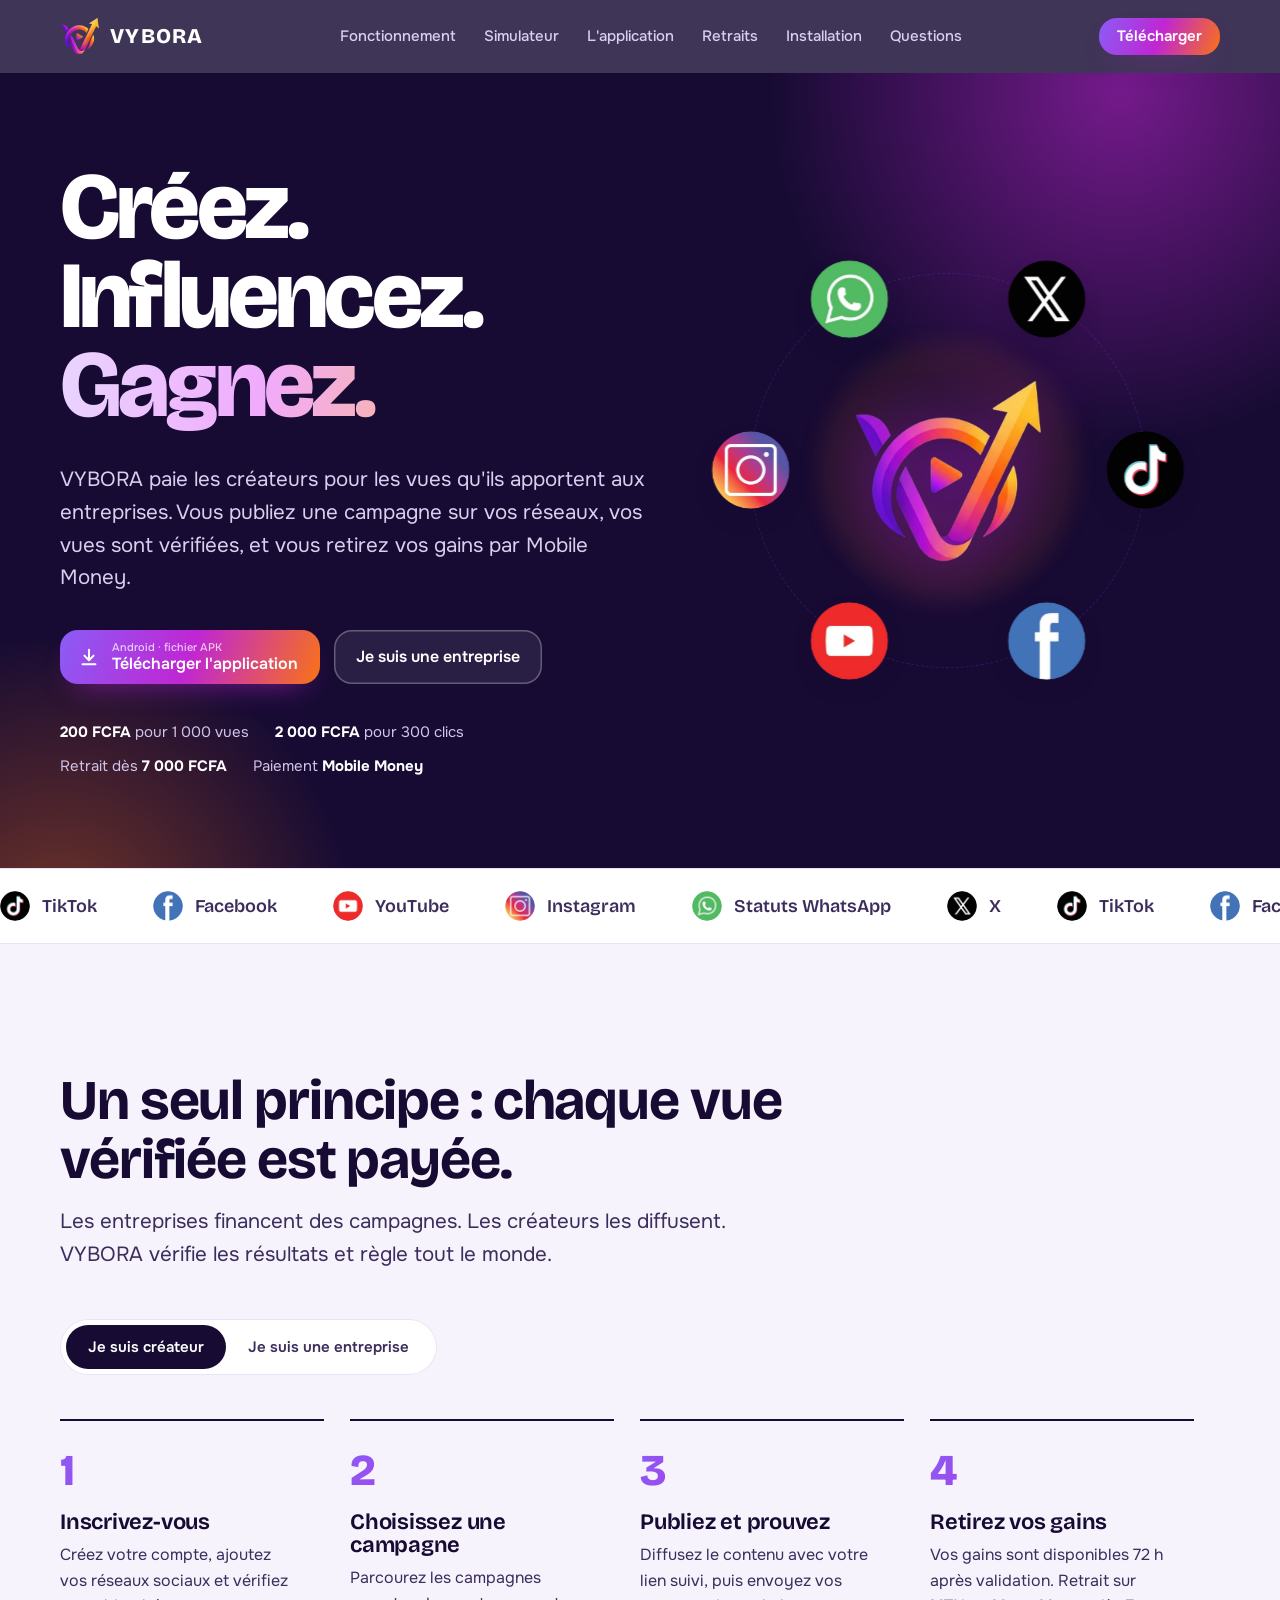
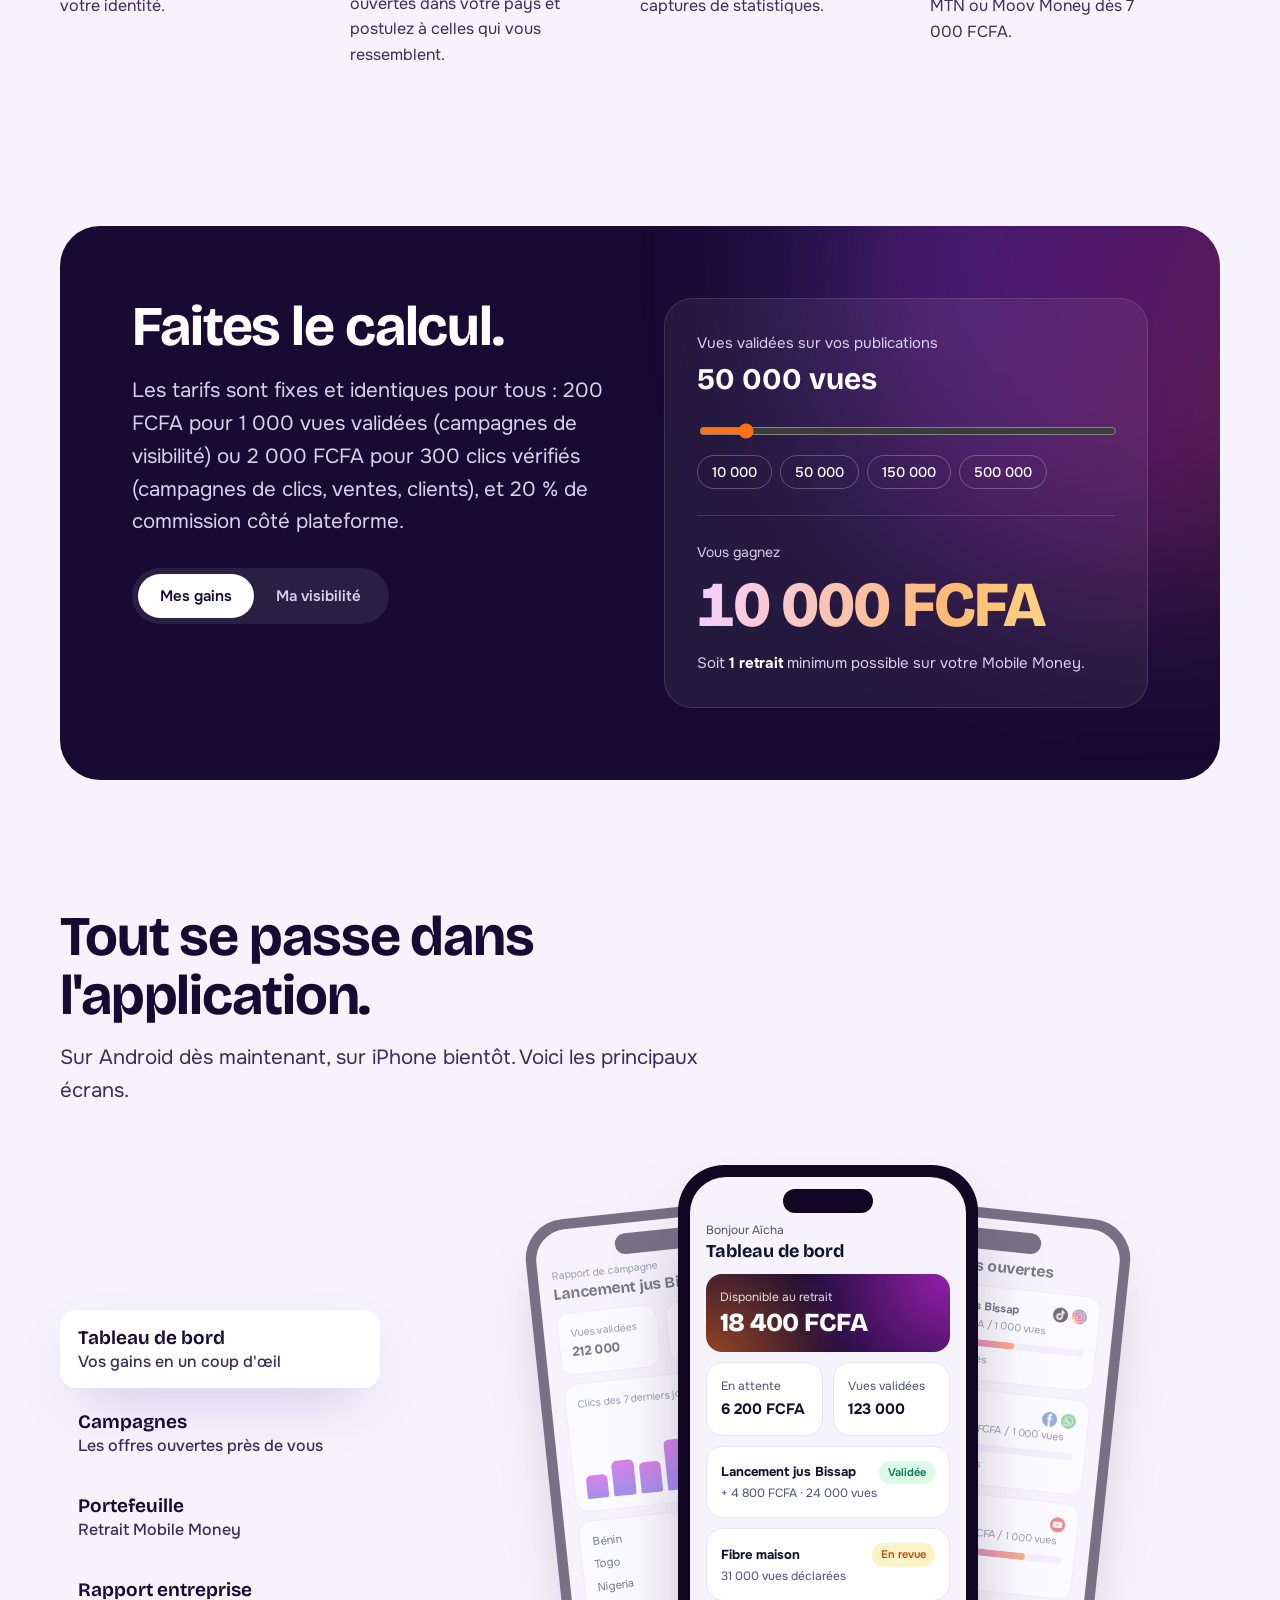
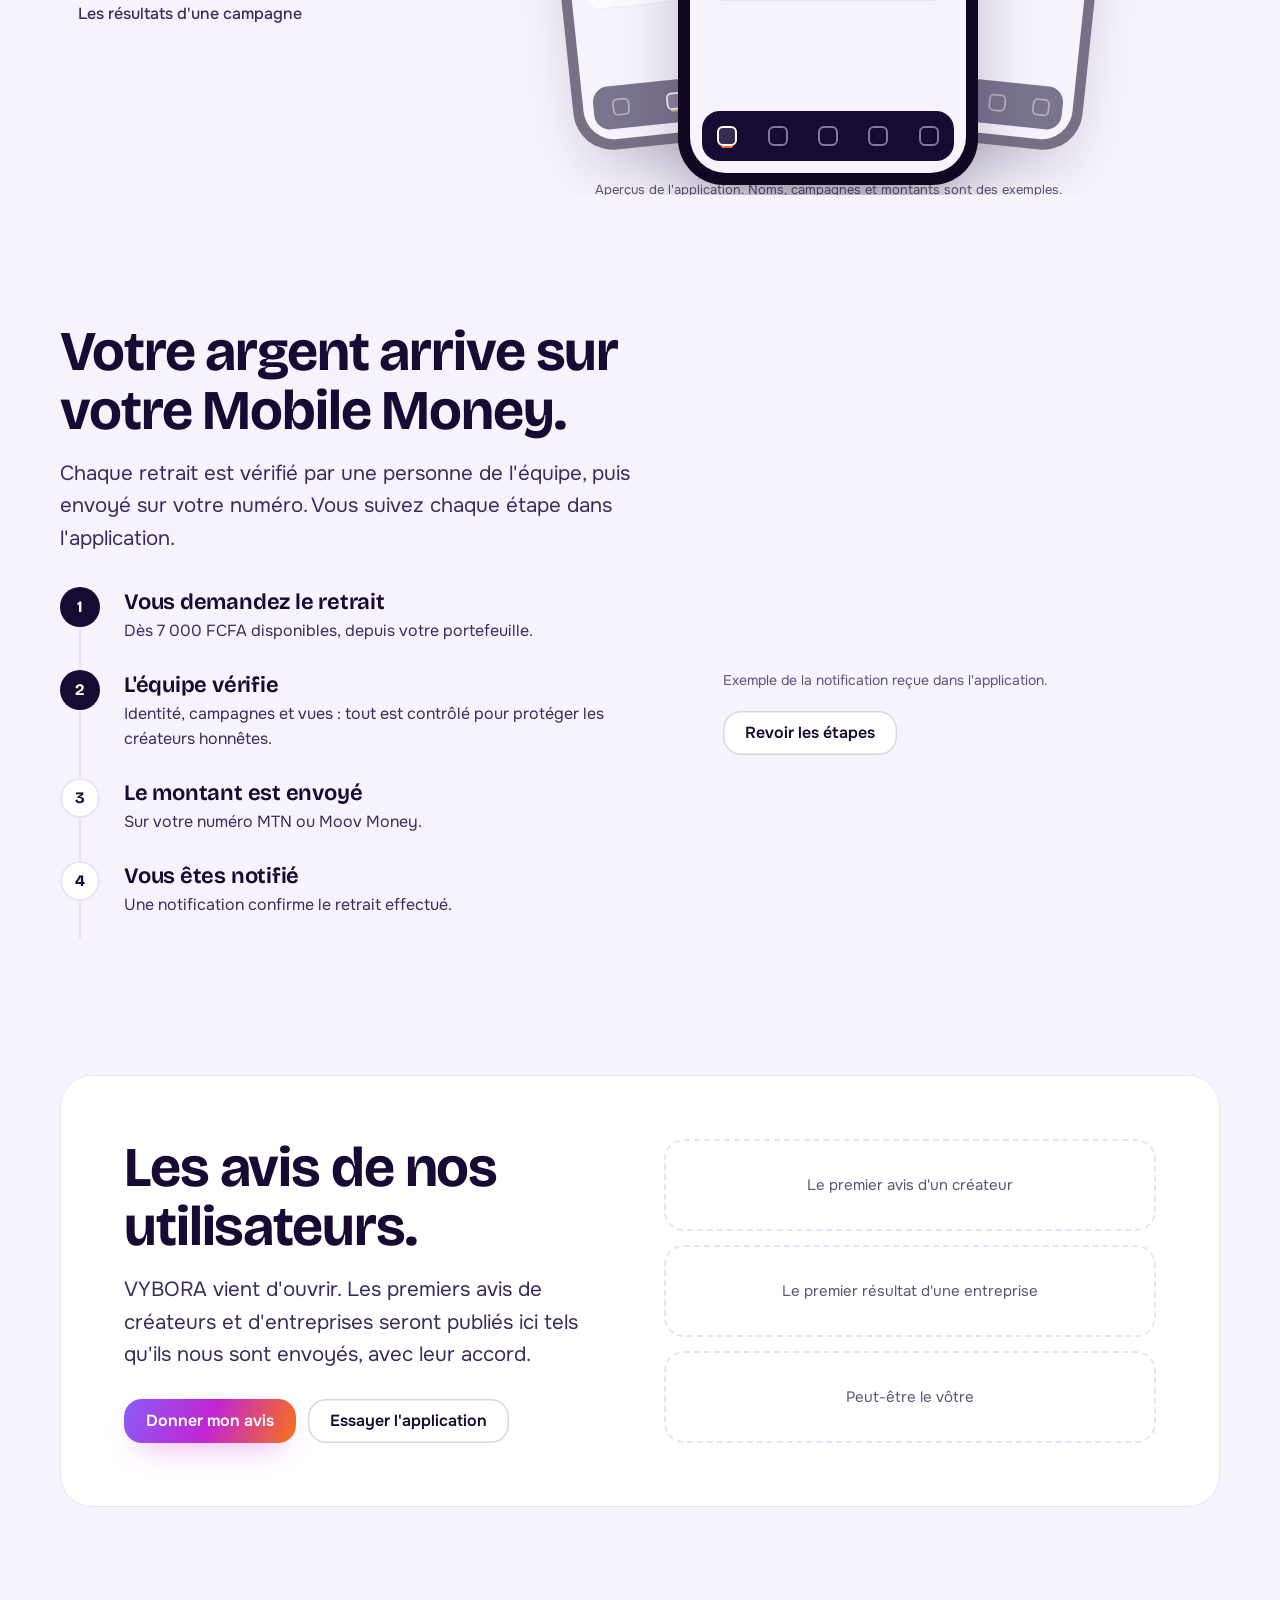
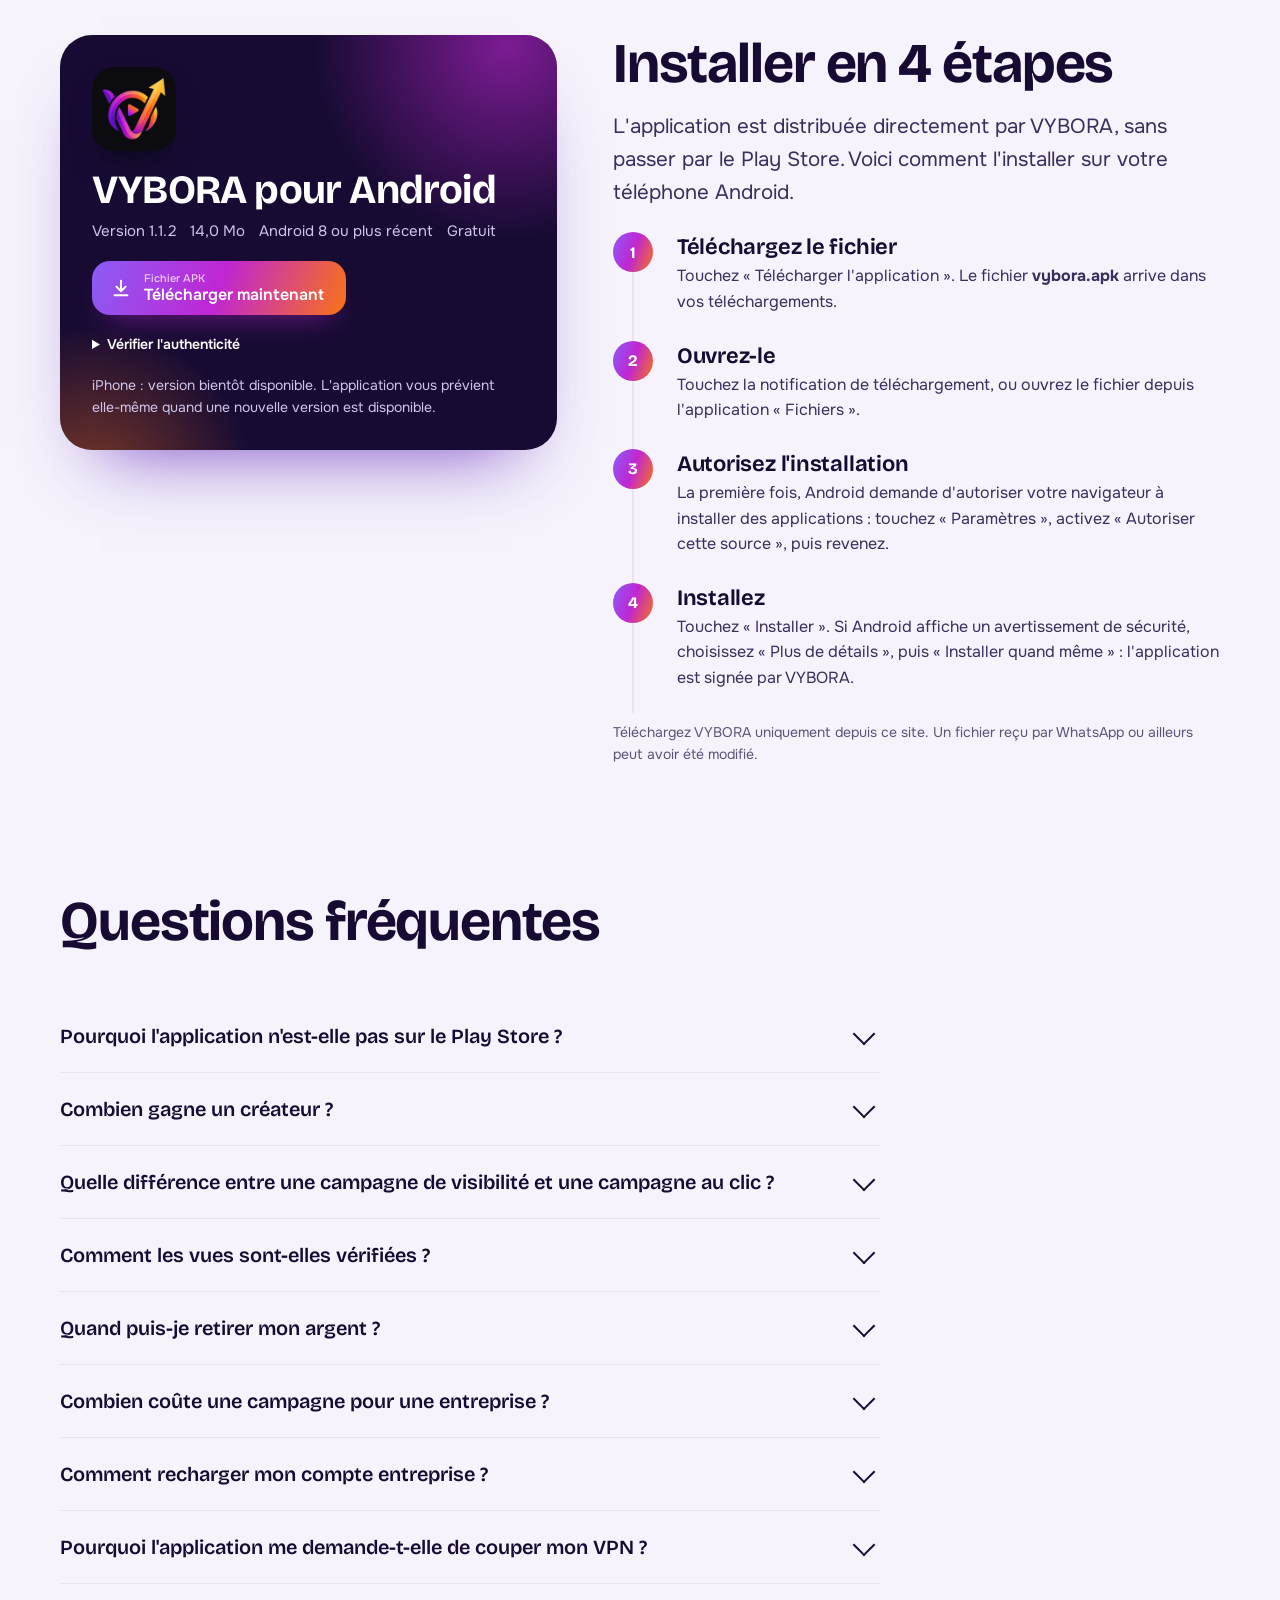
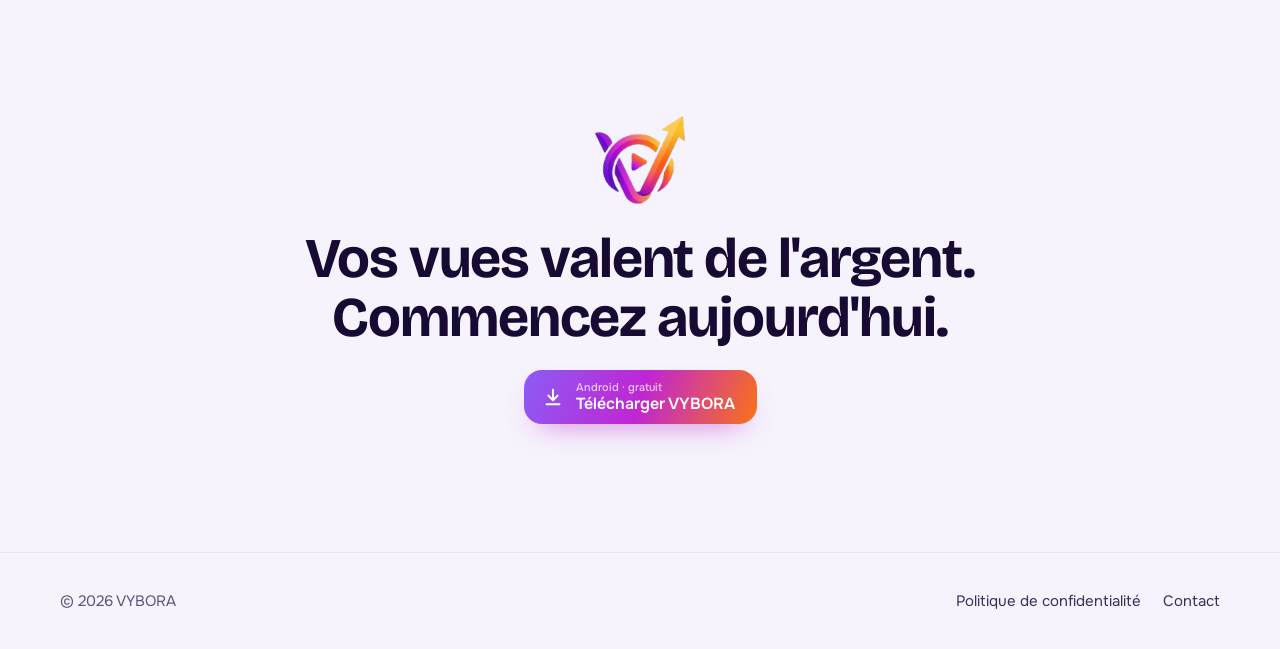
<file: index.html>
<!doctype html>
<html lang="fr">
<head>
<meta charset="utf-8">
<meta name="viewport" content="width=device-width, initial-scale=1">
<title>VYBORA · Publiez, influencez, encaissez en FCFA</title>
<meta name="description" content="VYBORA met en relation les créateurs de contenu et les entreprises d'Afrique de l'Ouest. Les créateurs sont payés 200 FCFA pour 1 000 vues validées, par Mobile Money.">
<meta property="og:title" content="VYBORA · Créez. Influencez. Gagnez.">
<meta property="og:description" content="Gagnez de l'argent avec vos vues, ou faites connaître votre entreprise grâce aux créateurs.">
<meta property="og:image" content="assets/icon.png">
<link rel="icon" href="assets/icon.png">
<script>
  // Old app builds open the site root for payments: send them to the payment page.
  if (new URLSearchParams(location.search).has("deposit")) location.replace("pay/" + location.search);
</script>
<link rel="preconnect" href="https://fonts.googleapis.com">
<link rel="preconnect" href="https://fonts.gstatic.com" crossorigin>
<link href="https://fonts.googleapis.com/css2?family=Bricolage+Grotesque:opsz,wght@12..96,500..800&family=Onest:wght@400;500;600&display=swap" rel="stylesheet">
<link rel="stylesheet" href="assets/site.css">
</head>
<body>

<header class="top" id="top">
  <div class="wrap">
    <a class="brand" href="#"><img src="assets/logo.png" alt="">VYBORA</a>
    <nav aria-label="Navigation principale">
      <a href="#fonctionnement">Fonctionnement</a>
      <a href="#simulateur">Simulateur</a>
      <a href="#application">L'application</a>
      <a href="#retraits">Retraits</a>
      <a href="#telecharger">Installation</a>
      <a href="#faq">Questions</a>
    </nav>
    <a class="btn" href="#telecharger">Télécharger</a>
  </div>
</header>

<main>
  <section class="hero">
    <div class="wrap">
      <div>
        <h1><span>Créez.</span><span>Influencez.</span><span class="earn">Gagnez.</span></h1>
        <p class="lead">VYBORA paie les créateurs pour les vues qu'ils apportent aux entreprises. Vous publiez une campagne sur vos réseaux, vos vues sont vérifiées, et vous retirez vos gains par Mobile Money.</p>
        <div class="ctas">
          <a class="btn btn-store js-apk" href="download/vybora.apk" download>
            <svg class="play" viewBox="0 0 24 24" aria-hidden="true" fill="none" stroke="currentColor" stroke-width="2.2" stroke-linecap="round" stroke-linejoin="round"><path d="M12 4v11"/><path d="M7 10.5l5 5 5-5"/><path d="M5 20h14"/></svg>
            <span><small>Android · fichier APK</small>Télécharger l'application</span>
          </a>
          <a class="btn btn-ghost btn-on-ink" href="#fonctionnement" data-audience="business">Je suis une entreprise</a>
        </div>
        <div class="facts">
          <span><b>200 FCFA</b> pour 1 000 vues</span>
          <span><b>2 000 FCFA</b> pour 300 clics</span>
          <span>Retrait dès <b>7 000 FCFA</b></span>
          <span>Paiement <b>Mobile Money</b></span>
        </div>
      </div>

      <div class="orbit-stage" aria-label="Le logo VYBORA entouré des réseaux sociaux pris en charge">
        <div class="halo"></div>
        <div class="ring"></div>
        <div class="logo"><img src="assets/logo.png" alt="Logo VYBORA"></div>
        <div class="orbit">
          <div class="orb" style="--a:0deg;--d:.25s"><img src="assets/social/tiktok.png" alt="TikTok"></div>
          <div class="orb" style="--a:60deg;--d:.35s"><img src="assets/social/facebook.png" alt="Facebook"></div>
          <div class="orb" style="--a:120deg;--d:.45s"><img src="assets/social/youtube.png" alt="YouTube"></div>
          <div class="orb" style="--a:180deg;--d:.55s"><img src="assets/social/instagram.png" alt="Instagram"></div>
          <div class="orb" style="--a:240deg;--d:.65s"><img src="assets/social/whatsapp.png" alt="WhatsApp"></div>
          <div class="orb" style="--a:300deg;--d:.75s"><img src="assets/social/x.png" alt="X"></div>
        </div>
      </div>
    </div>
  </section>

  <div class="band" aria-label="Réseaux pris en charge">
    <div class="track">
      <span><img src="assets/social/tiktok.png" alt="">TikTok</span>
      <span><img src="assets/social/facebook.png" alt="">Facebook</span>
      <span><img src="assets/social/youtube.png" alt="">YouTube</span>
      <span><img src="assets/social/instagram.png" alt="">Instagram</span>
      <span><img src="assets/social/whatsapp.png" alt="">Statuts WhatsApp</span>
      <span><img src="assets/social/x.png" alt="">X</span>
      <span aria-hidden="true"><img src="assets/social/tiktok.png" alt="">TikTok</span>
      <span aria-hidden="true"><img src="assets/social/facebook.png" alt="">Facebook</span>
      <span aria-hidden="true"><img src="assets/social/youtube.png" alt="">YouTube</span>
      <span aria-hidden="true"><img src="assets/social/instagram.png" alt="">Instagram</span>
      <span aria-hidden="true"><img src="assets/social/whatsapp.png" alt="">Statuts WhatsApp</span>
      <span aria-hidden="true"><img src="assets/social/x.png" alt="">X</span>
    </div>
  </div>

  <section class="section" id="fonctionnement">
    <div class="wrap">
      <div class="section-head">
        <h2>Un seul principe : chaque vue vérifiée est payée.</h2>
        <p class="lead">Les entreprises financent des campagnes. Les créateurs les diffusent. VYBORA vérifie les résultats et règle tout le monde.</p>
      </div>
      <div class="switch" role="tablist" aria-label="Choisir votre profil">
        <span class="pill" aria-hidden="true"></span>
        <button role="tab" aria-selected="true" aria-controls="p-creator" id="t-creator">Je suis créateur</button>
        <button role="tab" aria-selected="false" aria-controls="p-business" id="t-business">Je suis une entreprise</button>
      </div>

      <div class="panel show" id="p-creator" role="tabpanel" aria-labelledby="t-creator">
        <ol class="steps">
          <li><h3>Inscrivez-vous</h3><p>Créez votre compte, ajoutez vos réseaux sociaux et vérifiez votre identité.</p></li>
          <li><h3>Choisissez une campagne</h3><p>Parcourez les campagnes ouvertes dans votre pays et postulez à celles qui vous ressemblent.</p></li>
          <li><h3>Publiez et prouvez</h3><p>Diffusez le contenu avec votre lien suivi, puis envoyez vos captures de statistiques.</p></li>
          <li><h3>Retirez vos gains</h3><p>Vos gains sont disponibles 72 h après validation. Retrait sur MTN ou Moov Money dès 7 000 FCFA.</p></li>
        </ol>
      </div>
      <div class="panel" id="p-business" role="tabpanel" aria-labelledby="t-business" hidden>
        <ol class="steps">
          <li><h3>Créez votre campagne</h3><p>Objectif, produit, pays visés, réseaux et nombre de vues souhaité.</p></li>
          <li><h3>Rechargez et financez</h3><p>Rechargez votre portefeuille par Mobile Money ou carte via KKIAPAY, puis financez la campagne.</p></li>
          <li><h3>Choisissez vos créateurs</h3><p>Acceptez les candidatures qui correspondent à votre marque.</p></li>
          <li><h3>Suivez les résultats</h3><p>Vues validées, clics par pays, par réseau et par créateur, au jour le jour.</p></li>
        </ol>
      </div>
    </div>
  </section>

  <section class="section" id="simulateur" style="padding-top:0">
    <div class="wrap">
      <div class="sim">
        <div>
          <h2>Faites le calcul.</h2>
          <p class="lead">Les tarifs sont fixes et identiques pour tous : 200 FCFA pour 1 000 vues validées (campagnes de visibilité) ou 2 000 FCFA pour 300 clics vérifiés (campagnes de clics, ventes, clients), et 20 % de commission côté plateforme.</p>
          <div class="tabs switch" role="tablist" aria-label="Type de calcul">
            <span class="pill" aria-hidden="true"></span>
            <button role="tab" aria-selected="true" id="c-creator">Mes gains</button>
            <button role="tab" aria-selected="false" id="c-business">Ma visibilité</button>
          </div>
        </div>
        <div class="calc" aria-live="polite">
          <div id="calc-creator">
            <label for="views">Vues validées sur vos publications</label>
            <output class="input" id="views-out" for="views">50 000 vues</output>
            <input type="range" id="views" min="1000" max="500000" step="1000" value="50000">
            <div class="presets" aria-label="Exemples">
              <button type="button" data-views="10000">10 000</button>
              <button type="button" data-views="50000">50 000</button>
              <button type="button" data-views="150000">150 000</button>
              <button type="button" data-views="500000">500 000</button>
            </div>
            <div class="result">
              <span class="note" style="color:#D9CFEE">Vous gagnez</span>
              <span class="big" id="earn">10 000 FCFA</span>
              <p class="detail" id="earn-detail"></p>
            </div>
          </div>
          <div id="calc-business" hidden>
            <label for="budget">Budget de votre campagne</label>
            <output class="input" id="budget-out" for="budget">50 000 FCFA</output>
            <input type="range" id="budget" min="5000" max="2000000" step="5000" value="50000">
            <div class="presets" aria-label="Exemples">
              <button type="button" data-budget="10000">10 000</button>
              <button type="button" data-budget="50000">50 000</button>
              <button type="button" data-budget="250000">250 000</button>
              <button type="button" data-budget="1000000">1 000 000</button>
            </div>
            <div class="result">
              <span class="note" style="color:#D9CFEE">Vues garanties à payer aux créateurs</span>
              <span class="big" id="reach">200 000 vues</span>
              <p class="detail" id="reach-detail"></p>
            </div>
          </div>
        </div>
      </div>
    </div>
  </section>

  <section class="section" id="application" style="padding-top:0">
    <div class="wrap">
      <div class="section-head">
        <h2>Tout se passe dans l'application.</h2>
        <p class="lead">Sur Android dès maintenant, sur iPhone bientôt. Voici les principaux écrans.</p>
      </div>
      <div class="gallery reveal">
        <div class="picker" role="tablist" aria-label="Écrans de l'application">
          <button role="tab" aria-selected="true" data-i="0"><b>Tableau de bord</b>Vos gains en un coup d'œil</button>
          <button role="tab" aria-selected="false" data-i="1"><b>Campagnes</b>Les offres ouvertes près de vous</button>
          <button role="tab" aria-selected="false" data-i="2"><b>Portefeuille</b>Retrait Mobile Money</button>
          <button role="tab" aria-selected="false" data-i="3"><b>Rapport entreprise</b>Les résultats d'une campagne</button>
        </div>
        <div class="phones">
          <div class="phone" data-pos="0" aria-hidden="false"><div class="screen">
            <p class="s-muted">Bonjour Aïcha</p>
            <p class="s-title">Tableau de bord</p>
            <div class="s-card s-grad"><p style="opacity:.85;font-size:12px">Disponible au retrait</p><p class="s-num">18 400 FCFA</p></div>
            <div class="s-row" style="gap:10px">
              <div class="s-card" style="flex:1"><p class="s-muted">En attente</p><p style="font-weight:700;font-size:15px">6 200 FCFA</p></div>
              <div class="s-card" style="flex:1"><p class="s-muted">Vues validées</p><p style="font-weight:700;font-size:15px">123 000</p></div>
            </div>
            <div class="s-card"><div class="s-row"><b>Lancement jus Bissap</b><span class="s-chip ok">Validée</span></div><p class="s-muted">+ 4 800 FCFA · 24 000 vues</p></div>
            <div class="s-card"><div class="s-row"><b>Fibre maison</b><span class="s-chip wait">En revue</span></div><p class="s-muted">31 000 vues déclarées</p></div>
            <div class="s-nav"><i class="on"></i><i></i><i></i><i></i><i></i></div>
          </div></div>
          <div class="phone" data-pos="1" aria-hidden="true"><div class="screen">
            <p class="s-title">Campagnes ouvertes</p>
            <div class="s-card"><div class="s-row"><b>Lancement jus Bissap</b><div class="s-nets"><img src="assets/social/tiktok.png" alt=""><img src="assets/social/instagram.png" alt=""></div></div>
              <p class="s-muted">Bénin · 200 FCFA / 1 000 vues</p><div class="s-bar"><i style="width:62%"></i></div><p class="s-muted" style="margin-top:6px">7 places restantes</p></div>
            <div class="s-card"><div class="s-row"><b>Fibre maison</b><div class="s-nets"><img src="assets/social/facebook.png" alt=""><img src="assets/social/whatsapp.png" alt=""></div></div>
              <p class="s-muted">Bénin, Togo · 200 FCFA / 1 000 vues</p><div class="s-bar"><i style="width:35%"></i></div><p class="s-muted" style="margin-top:6px">12 places restantes</p></div>
            <div class="s-card"><div class="s-row"><b>Appli de livraison</b><div class="s-nets"><img src="assets/social/youtube.png" alt=""></div></div>
              <p class="s-muted">Côte d'Ivoire · 200 FCFA / 1 000 vues</p><div class="s-bar"><i style="width:80%"></i></div><p class="s-muted" style="margin-top:6px">3 places restantes</p></div>
            <div class="s-nav"><i></i><i class="on"></i><i></i><i></i><i></i></div>
          </div></div>
          <div class="phone" data-pos="2" aria-hidden="true"><div class="screen">
            <p class="s-title">Portefeuille</p>
            <div class="s-card s-grad"><p style="opacity:.85;font-size:12px">Disponible</p><p class="s-num">18 400 FCFA</p></div>
            <div class="s-card"><p class="s-muted">Montant</p><p style="font-weight:700;font-size:20px">15 000 FCFA</p>
              <p class="s-muted" style="margin-top:10px">Opérateur</p><p style="font-weight:600">MTN Mobile Money</p>
              <p class="s-muted" style="margin-top:10px">Numéro</p><p style="font-weight:600">+229 •• •• •• 47</p>
              <span class="s-btn">Demander le retrait</span></div>
            <p class="s-muted">Minimum 7 000 FCFA. Envoi après vérification par l'équipe VYBORA.</p>
            <div class="s-nav"><i></i><i></i><i></i><i class="on"></i><i></i></div>
          </div></div>
          <div class="phone" data-pos="-1" aria-hidden="true"><div class="screen">
            <p class="s-muted">Rapport de campagne</p>
            <p class="s-title">Lancement jus Bissap</p>
            <div class="s-row" style="gap:10px">
              <div class="s-card" style="flex:1"><p class="s-muted">Vues validées</p><p style="font-weight:700;font-size:15px">212 000</p></div>
              <div class="s-card" style="flex:1"><p class="s-muted">Clics valides</p><p style="font-weight:700;font-size:15px">3 940</p></div>
            </div>
            <div class="s-card"><p class="s-muted">Clics des 7 derniers jours</p>
              <div class="s-chart"><i style="height:30%"></i><i style="height:45%"></i><i style="height:40%"></i><i style="height:65%"></i><i style="height:58%"></i><i style="height:82%"></i><i style="height:100%"></i></div></div>
            <div class="s-card"><div class="s-row"><span>Bénin</span><b>71 %</b></div><div class="s-row" style="margin-top:6px"><span>Togo</span><b>18 %</b></div><div class="s-row" style="margin-top:6px"><span>Nigeria</span><b>11 %</b></div></div>
            <div class="s-nav"><i></i><i class="on"></i><i></i><i></i></div>
          </div></div>
          <p class="demo-tag">Aperçus de l'application. Noms, campagnes et montants sont des exemples.</p>
        </div>
      </div>
    </div>
  </section>

  <section class="section" id="retraits" style="padding-top:0">
    <div class="wrap payout">
      <div>
        <div class="section-head" style="margin-bottom:36px">
          <h2>Votre argent arrive sur votre Mobile Money.</h2>
          <p class="lead">Chaque retrait est vérifié par une personne de l'équipe, puis envoyé sur votre numéro. Vous suivez chaque étape dans l'application.</p>
        </div>
        <ol class="timeline reveal" id="timeline">
          <li data-n="1"><h3>Vous demandez le retrait</h3><p>Dès 7 000 FCFA disponibles, depuis votre portefeuille.</p></li>
          <li data-n="2"><h3>L'équipe vérifie</h3><p>Identité, campagnes et vues : tout est contrôlé pour protéger les créateurs honnêtes.</p></li>
          <li data-n="3"><h3>Le montant est envoyé</h3><p>Sur votre numéro MTN ou Moov Money.</p></li>
          <li data-n="4"><h3>Vous êtes notifié</h3><p>Une notification confirme le retrait effectué.</p></li>
        </ol>
      </div>
      <div>
        <div class="notif" id="notif">
          <img src="assets/icon.png" alt="">
          <div>
            <b>Retrait effectué</b>
            <p>15 000 FCFA ont été envoyés sur votre numéro MTN Mobile Money.</p>
            <p class="when">VYBORA · à l'instant</p>
          </div>
        </div>
        <p class="note" style="margin-top:14px">Exemple de la notification reçue dans l'application.</p>
        <button class="btn btn-ghost" id="replay" type="button" style="margin-top:20px">Revoir les étapes</button>
      </div>
    </div>
  </section>

  <section class="section" style="padding-top:0" id="avis">
    <div class="wrap reviews">
      <div>
        <h2>Les avis de nos utilisateurs.</h2>
        <p class="lead" style="margin-top:16px">VYBORA vient d'ouvrir. Les premiers avis de créateurs et d'entreprises seront publiés ici tels qu'ils nous sont envoyés, avec leur accord.</p>
        <div class="ctas" style="display:flex;gap:12px;flex-wrap:wrap;margin-top:28px">
          <a class="btn" href="mailto:anitagoke8@gmail.com?subject=Mon%20avis%20sur%20VYBORA">Donner mon avis</a>
          <a class="btn btn-ghost" href="#telecharger">Essayer l'application</a>
        </div>
      </div>
      <div class="empty-quotes" aria-hidden="true">
        <div>Le premier avis d'un créateur</div>
        <div>Le premier résultat d'une entreprise</div>
        <div>Peut-être le vôtre</div>
      </div>
    </div>
  </section>

  <section class="section" id="telecharger" style="padding-top:0">
    <div class="wrap download">
      <div class="dl-card">
        <img class="dl-icon" src="assets/icon.png" alt="">
        <div class="dl-meta">
          <h2>VYBORA pour Android</h2>
          <p class="dl-facts"><span id="apk-version">Version 1.1.2</span><span id="apk-size"></span><span>Android 8 ou plus récent</span><span>Gratuit</span></p>
        </div>
        <a class="btn btn-store js-apk" href="download/vybora.apk" download>
          <svg class="play" viewBox="0 0 24 24" aria-hidden="true" fill="none" stroke="currentColor" stroke-width="2.2" stroke-linecap="round" stroke-linejoin="round"><path d="M12 4v11"/><path d="M7 10.5l5 5 5-5"/><path d="M5 20h14"/></svg>
          <span><small>Fichier APK</small>Télécharger maintenant</span>
        </a>
        <p class="dl-soon" id="apk-soon" hidden>Le fichier d'installation arrive très bientôt. Revenez dans quelques heures.</p>
        <details class="dl-proof">
          <summary>Vérifier l'authenticité</summary>
          <p>Empreinte SHA-256 du certificat de signature VYBORA :</p>
          <code>04:96:D5:97:03:CA:A5:4F:E5:15:78:26:EB:05:13:21:BA:33:EB:F8:04:4E:71:24:7F:C8:3A:D7:39:95:16:7B</code>
        </details>
        <p class="dl-note">iPhone : version bientôt disponible. L'application vous prévient elle-même quand une nouvelle version est disponible.</p>
      </div>
      <div>
        <div class="section-head" style="margin-bottom:28px">
          <h2>Installer en 4 étapes</h2>
          <p class="lead">L'application est distribuée directement par VYBORA, sans passer par le Play Store. Voici comment l'installer sur votre téléphone Android.</p>
        </div>
        <ol class="timeline install">
          <li data-n="1"><h3>Téléchargez le fichier</h3><p>Touchez « Télécharger l'application ». Le fichier <b>vybora.apk</b> arrive dans vos téléchargements.</p></li>
          <li data-n="2"><h3>Ouvrez-le</h3><p>Touchez la notification de téléchargement, ou ouvrez le fichier depuis l'application « Fichiers ».</p></li>
          <li data-n="3"><h3>Autorisez l'installation</h3><p>La première fois, Android demande d'autoriser votre navigateur à installer des applications : touchez « Paramètres », activez « Autoriser cette source », puis revenez.</p></li>
          <li data-n="4"><h3>Installez</h3><p>Touchez « Installer ». Si Android affiche un avertissement de sécurité, choisissez « Plus de détails », puis « Installer quand même » : l'application est signée par VYBORA.</p></li>
        </ol>
        <p class="note">Téléchargez VYBORA uniquement depuis ce site. Un fichier reçu par WhatsApp ou ailleurs peut avoir été modifié.</p>
      </div>
    </div>
  </section>

  <section class="section" id="faq" style="padding-top:0">
    <div class="wrap">
      <div class="section-head"><h2>Questions fréquentes</h2></div>
      <div class="faq">
        <details><summary>Pourquoi l'application n'est-elle pas sur le Play Store ?</summary><p>VYBORA est distribuée directement depuis ce site pendant son lancement. Le fichier est signé par VYBORA, et l'application vous propose elle-même les nouvelles versions. Une version Play Store suivra, et vous pourrez passer de l'une à l'autre sans perdre votre compte.</p></details>
        <details><summary>Combien gagne un créateur ?</summary><p>200 FCFA pour 1 000 vues validées. Le tarif est fixé dans chaque campagne au moment où l'entreprise la finance, il ne change pas en cours de route.</p></details>
        <details><summary>Quelle différence entre une campagne de visibilité et une campagne au clic ?</summary><p>Une campagne de visibilité paie les vues validées : 200 FCFA pour 1 000 vues. Une campagne de clics, de ventes ou de clients paie les clics vérifiés sur votre lien de suivi : 2 000 FCFA pour 300 clics, au prorata. Sur une campagne au clic, rien à envoyer : vos gains sont calculés automatiquement.</p></details>
        <details><summary>Comment les vues sont-elles vérifiées ?</summary><p>Vous envoyez les captures de statistiques de vos publications. L'équipe les contrôle, détecte les doublons et vérifie les clics de votre lien suivi. Seules les vues validées sont payées.</p></details>
        <details><summary>Quand puis-je retirer mon argent ?</summary><p>Vos gains deviennent disponibles 72 heures après validation. Vous pouvez demander un retrait dès 7 000 FCFA, envoyé sur MTN ou Moov Money.</p></details>
        <details><summary>Combien coûte une campagne pour une entreprise ?</summary><p>Vous choisissez votre budget. VYBORA prélève 20 % de commission, le reste rémunère les créateurs. Ce qui n'a pas été dépensé à la fin de la campagne revient sur votre portefeuille.</p></details>
        <details><summary>Comment recharger mon compte entreprise ?</summary><p>Par Mobile Money ou carte bancaire, via KKIAPAY. Le solde est crédité dès que le paiement est confirmé.</p></details>
        <details><summary>Pourquoi l'application me demande-t-elle de couper mon VPN ?</summary><p>Pour que les statistiques des campagnes restent fiables, nous vérifions le pays de connexion. Un VPN fausse cette information.</p></details>
      </div>
    </div>
  </section>

  <section class="section" style="padding-top:0">
    <div class="wrap final">
      <img src="assets/logo.png" alt="">
      <h2>Vos vues valent de l'argent. Commencez aujourd'hui.</h2>
      <a class="btn btn-store" href="#telecharger">
        <svg class="play" viewBox="0 0 24 24" aria-hidden="true" fill="none" stroke="currentColor" stroke-width="2.2" stroke-linecap="round" stroke-linejoin="round"><path d="M12 4v11"/><path d="M7 10.5l5 5 5-5"/><path d="M5 20h14"/></svg>
        <span><small>Android · gratuit</small>Télécharger VYBORA</span>
      </a>
    </div>
  </section>
</main>

<footer>
  <div class="wrap">
    <span>© <span id="year"></span> VYBORA</span>
    <span><a href="confidentialite.html">Politique de confidentialité</a><a href="mailto:anitagoke8@gmail.com">Contact</a></span>
  </div>
</footer>

<script>
// APK download: show its size, or a "coming soon" note while the file is not online yet.
const APK = "download/vybora.apk";
fetch(APK, { method: "HEAD", cache: "no-store" }).then(r => {
  if (!r.ok) throw 0;
  const size = +r.headers.get("content-length");
  if (size) document.getElementById("apk-size").textContent = (size / 1048576).toFixed(1).replace(".", ",") + " Mo";
}).catch(() => {
  document.querySelectorAll(".js-apk").forEach(a => { a.removeAttribute("href"); a.setAttribute("aria-disabled", "true"); a.classList.add("is-soon"); a.querySelector("span").lastChild.textContent = "Bientôt disponible"; });
  document.getElementById("apk-soon").hidden = false;
});
document.getElementById("year").textContent = new Date().getFullYear();

// Header border once scrolled.
const header = document.getElementById("top");
addEventListener("scroll", () => header.classList.toggle("scrolled", scrollY > 8), { passive: true });

// Ripple on every button press.
document.addEventListener("pointerdown", e => {
  const b = e.target.closest(".btn"); if (!b) return;
  const r = b.getBoundingClientRect(), s = Math.max(r.width, r.height);
  const dot = document.createElement("span"); dot.className = "ripple";
  dot.style.cssText = `width:${s}px;height:${s}px;left:${e.clientX - r.left - s / 2}px;top:${e.clientY - r.top - s / 2}px`;
  b.appendChild(dot); setTimeout(() => dot.remove(), 650);
});

// Segmented switches with a sliding pill.
function segmented(root, onChange) {
  const pill = root.querySelector(".pill"), tabs = [...root.querySelectorAll("[role=tab]")];
  const place = t => { pill.style.width = t.offsetWidth + "px"; pill.style.transform = `translateX(${t.offsetLeft - 6}px)`; };
  const select = t => { tabs.forEach(x => x.setAttribute("aria-selected", x === t)); place(t); onChange(tabs.indexOf(t)); };
  tabs.forEach(t => t.addEventListener("click", () => select(t)));
  root.addEventListener("keydown", e => {
    const i = tabs.findIndex(t => t.getAttribute("aria-selected") === "true");
    if (e.key === "ArrowRight" || e.key === "ArrowLeft") { const n = tabs[(i + (e.key === "ArrowRight" ? 1 : tabs.length - 1)) % tabs.length]; n.focus(); select(n); }
  });
  requestAnimationFrame(() => place(tabs.find(t => t.getAttribute("aria-selected") === "true")));
  addEventListener("resize", () => place(tabs.find(t => t.getAttribute("aria-selected") === "true")));
  return select;
}
const panels = [document.getElementById("p-creator"), document.getElementById("p-business")];
const audienceSwitch = document.querySelector("#fonctionnement .switch");
const selectAudience = segmented(audienceSwitch, i => panels.forEach((p, k) => {
  p.hidden = k !== i; p.classList.remove("show"); if (k === i) requestAnimationFrame(() => p.classList.add("show"));
}));
document.querySelectorAll("[data-audience=business]").forEach(a => a.addEventListener("click", () => selectAudience(audienceSwitch.querySelectorAll("[role=tab]")[1])));

// Simulator.
const fmt = n => Math.round(n).toLocaleString("fr-FR").replace(/ | /g, " ");
function tween(el, to, suffix) {
  const from = +(el.dataset.v || to), t0 = performance.now(); el.dataset.v = to;
  const step = t => { const k = Math.min(1, (t - t0) / 420), e = 1 - Math.pow(1 - k, 3);
    el.textContent = fmt(from + (to - from) * e) + suffix; if (k < 1) requestAnimationFrame(step); };
  requestAnimationFrame(step);
}
const views = document.getElementById("views"), budget = document.getElementById("budget");
function updateCreator() {
  const v = +views.value, gain = v / 1000 * 200;
  document.getElementById("views-out").textContent = fmt(v) + " vues";
  tween(document.getElementById("earn"), gain, " FCFA");
  const left = Math.max(0, 7000 - gain);
  document.getElementById("earn-detail").innerHTML = left > 0
    ? `Encore <b>${fmt(left)} FCFA</b> et vous atteignez le seuil de retrait de 7 000 FCFA.`
    : `Soit <b>${Math.floor(gain / 7000)} retrait${gain >= 14000 ? "s" : ""}</b> minimum possible${gain >= 14000 ? "s" : ""} sur votre Mobile Money.`;
}
function updateBusiness() {
  const b = +budget.value, creators = b * 0.8, reach = creators / 200 * 1000;
  document.getElementById("budget-out").textContent = fmt(b) + " FCFA";
  tween(document.getElementById("reach"), reach, " vues");
  document.getElementById("reach-detail").innerHTML = `<b>${fmt(creators)} FCFA</b> vont aux créateurs, <b>${fmt(b - creators)} FCFA</b> de commission VYBORA. Vous ne payez que les vues validées.`;
}
views.addEventListener("input", updateCreator); budget.addEventListener("input", updateBusiness);
document.querySelectorAll("[data-views]").forEach(b => b.addEventListener("click", () => { views.value = b.dataset.views; updateCreator(); }));
document.querySelectorAll("[data-budget]").forEach(b => b.addEventListener("click", () => { budget.value = b.dataset.budget; updateBusiness(); }));
updateCreator(); updateBusiness();
segmented(document.querySelector(".sim .switch"), i => {
  document.getElementById("calc-creator").hidden = i !== 0; document.getElementById("calc-business").hidden = i !== 1;
});

// App screens carousel.
const phones = [...document.querySelectorAll(".phone")], picks = [...document.querySelectorAll(".picker button")];
let current = 0, auto;
function show(i) {
  current = (i + phones.length) % phones.length;
  phones.forEach((p, k) => { let d = k - current; if (d > 2) d -= 4; if (d < -1) d += 4; p.dataset.pos = d; p.setAttribute("aria-hidden", d !== 0); });
  picks.forEach((b, k) => b.setAttribute("aria-selected", k === current));
}
picks.forEach((b, k) => b.addEventListener("click", () => { show(k); clearInterval(auto); }));
phones.forEach((p, k) => p.addEventListener("click", () => { show(k); clearInterval(auto); }));
show(0);
if (!matchMedia("(prefers-reduced-motion: reduce)").matches) auto = setInterval(() => show(current + 1), 4200);

// Reveal + withdrawal steps, played when visible.
const steps = [...document.querySelectorAll("#timeline li")], notif = document.getElementById("notif");
function playSteps() {
  steps.forEach(s => s.classList.remove("done")); notif.style.opacity = 0;
  steps.forEach((s, i) => setTimeout(() => s.classList.add("done"), 350 + i * 550));
  setTimeout(() => { notif.style.opacity = 1; notif.classList.remove("pop"); void notif.offsetWidth; notif.classList.add("pop"); }, 350 + steps.length * 550);
}
document.getElementById("replay").addEventListener("click", playSteps);
const io = new IntersectionObserver(es => es.forEach(e => {
  if (!e.isIntersecting) return; e.target.classList.add("in"); io.unobserve(e.target);
  if (e.target.id === "timeline") playSteps();
}), { threshold: .3 });
document.querySelectorAll(".reveal").forEach(el => io.observe(el));
</script>
</body>
</html>
</file>
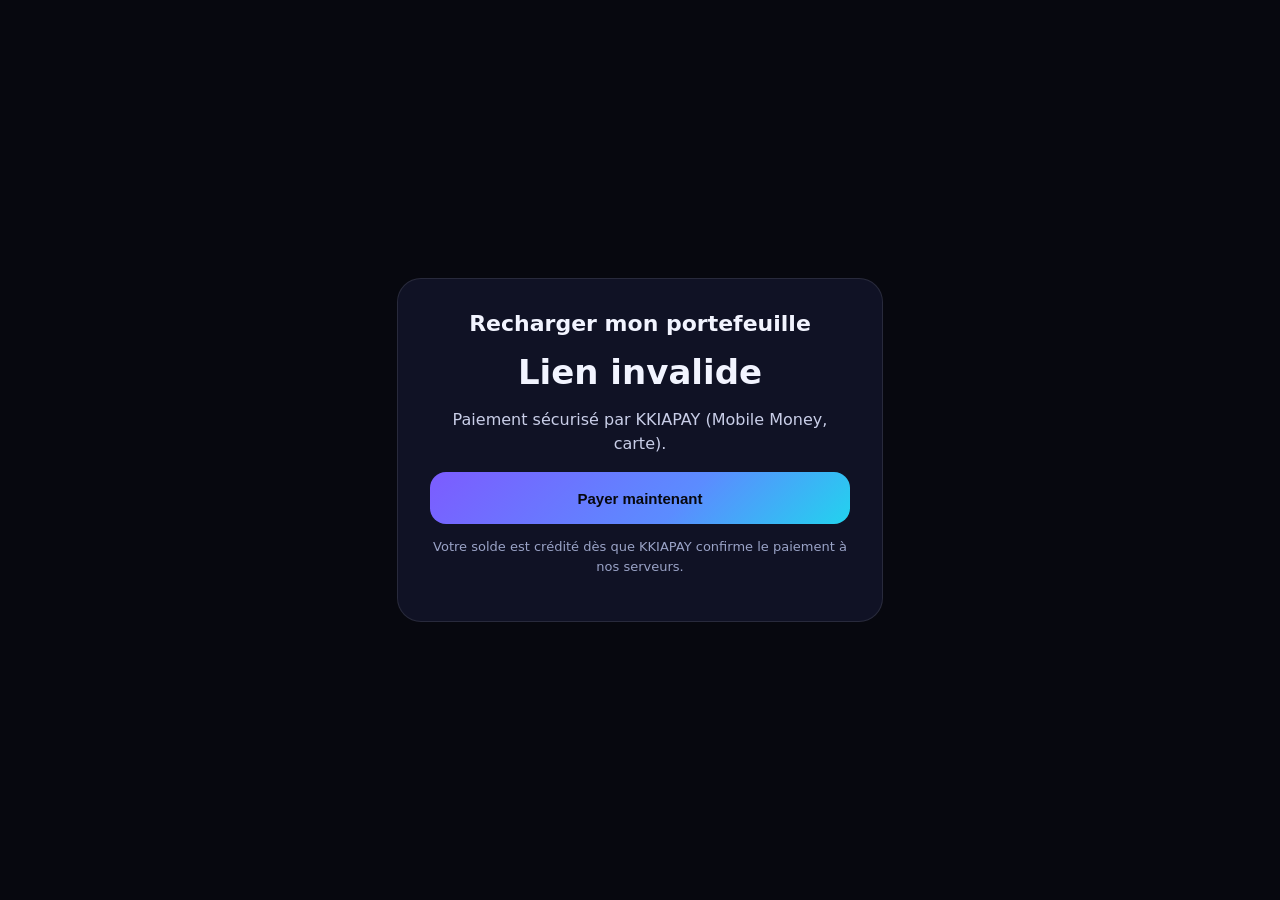
<file: pay/index.html>
<!doctype html>
<html lang="fr">
<head>
<meta charset="utf-8">
<meta name="viewport" content="width=device-width, initial-scale=1">
<title>VYBORA · Recharge du portefeuille</title>
<!--
  Static payment page, to host at https://vybora.com/pay/ (Supabase Edge
  Functions do not serve HTML). The app opens:
    https://vybora.com/pay/?deposit=<deposit id>&amount=<FCFA>&key=<KKIAPAY public key>&sandbox=1
  The deposit id is sent to KKIAPAY as partnerId; the server only credits the
  wallet after checking the transaction with KKIAPAY's API (webhook + app).
-->
<style>
  :root { color-scheme: dark; }
  body { margin: 0; min-height: 100vh; display: grid; place-items: center; background: #07080F;
         color: #F2F4FF; font-family: Inter, system-ui, sans-serif; }
  main { width: min(420px, 90vw); padding: 32px; border-radius: 24px; background: rgba(20,24,48,.7);
         border: 1px solid rgba(255,255,255,.1); text-align: center; }
  h1 { font-size: 22px; margin: 0 0 8px; }
  p { color: #C9CEE8; line-height: 1.5; }
  .amount { font-size: 34px; font-weight: 700; margin: 16px 0; }
  button, a.btn { display: inline-block; width: 100%; box-sizing: border-box; height: 52px; border: 0; border-radius: 16px;
         background: linear-gradient(135deg,#7C5CFF,#5B8CFF 60%,#22D3EE); color: #07080F; font-size: 15px;
         font-weight: 600; cursor: pointer; text-decoration: none; line-height: 52px; }
  .muted { color: #9AA3C7; font-size: 13px; }
</style>
</head>
<body>
<main>
  <h1>Recharger mon portefeuille</h1>
  <div class="amount" id="amount">—</div>
  <p id="status">Paiement sécurisé par KKIAPAY (Mobile Money, carte).</p>
  <button id="pay" type="button">Payer maintenant</button>
  <p class="muted">Votre solde est crédité dès que KKIAPAY confirme le paiement à nos serveurs.</p>
</main>
<script src="https://cdn.kkiapay.me/k.js"></script>
<script>
  const q = new URLSearchParams(location.search);
  const deposit = q.get("deposit") || "";
  const amount = parseInt(q.get("amount") || "0", 10);
  const key = q.get("key") || "";
  const sandbox = q.get("sandbox") === "1";
  const statusEl = document.getElementById("status");
  const valid = /^[0-9a-f-]{36}$/i.test(deposit) && amount > 0 && key;
  document.getElementById("amount").textContent =
    valid ? amount.toLocaleString("fr-FR") + " FCFA" : "Lien invalide";
  const payBtn = document.getElementById("pay");
  payBtn.disabled = !valid;
  payBtn.addEventListener("click", () => {
    openKkiapayWidget({ amount, key, sandbox, partnerId: deposit, position: "center", theme: "#7C5CFF" });
  });
  addSuccessListener((response) => {
    const tx = encodeURIComponent(response.transactionId || "");
    statusEl.textContent = "Paiement reçu. Vous pouvez revenir dans l'application VYBORA.";
    payBtn.outerHTML = '<a class="btn" href="vybora://payment?deposit=' + deposit + '&transaction=' + tx + '">Revenir dans VYBORA</a>';
  });
</script>
</body>
</html>
</file>
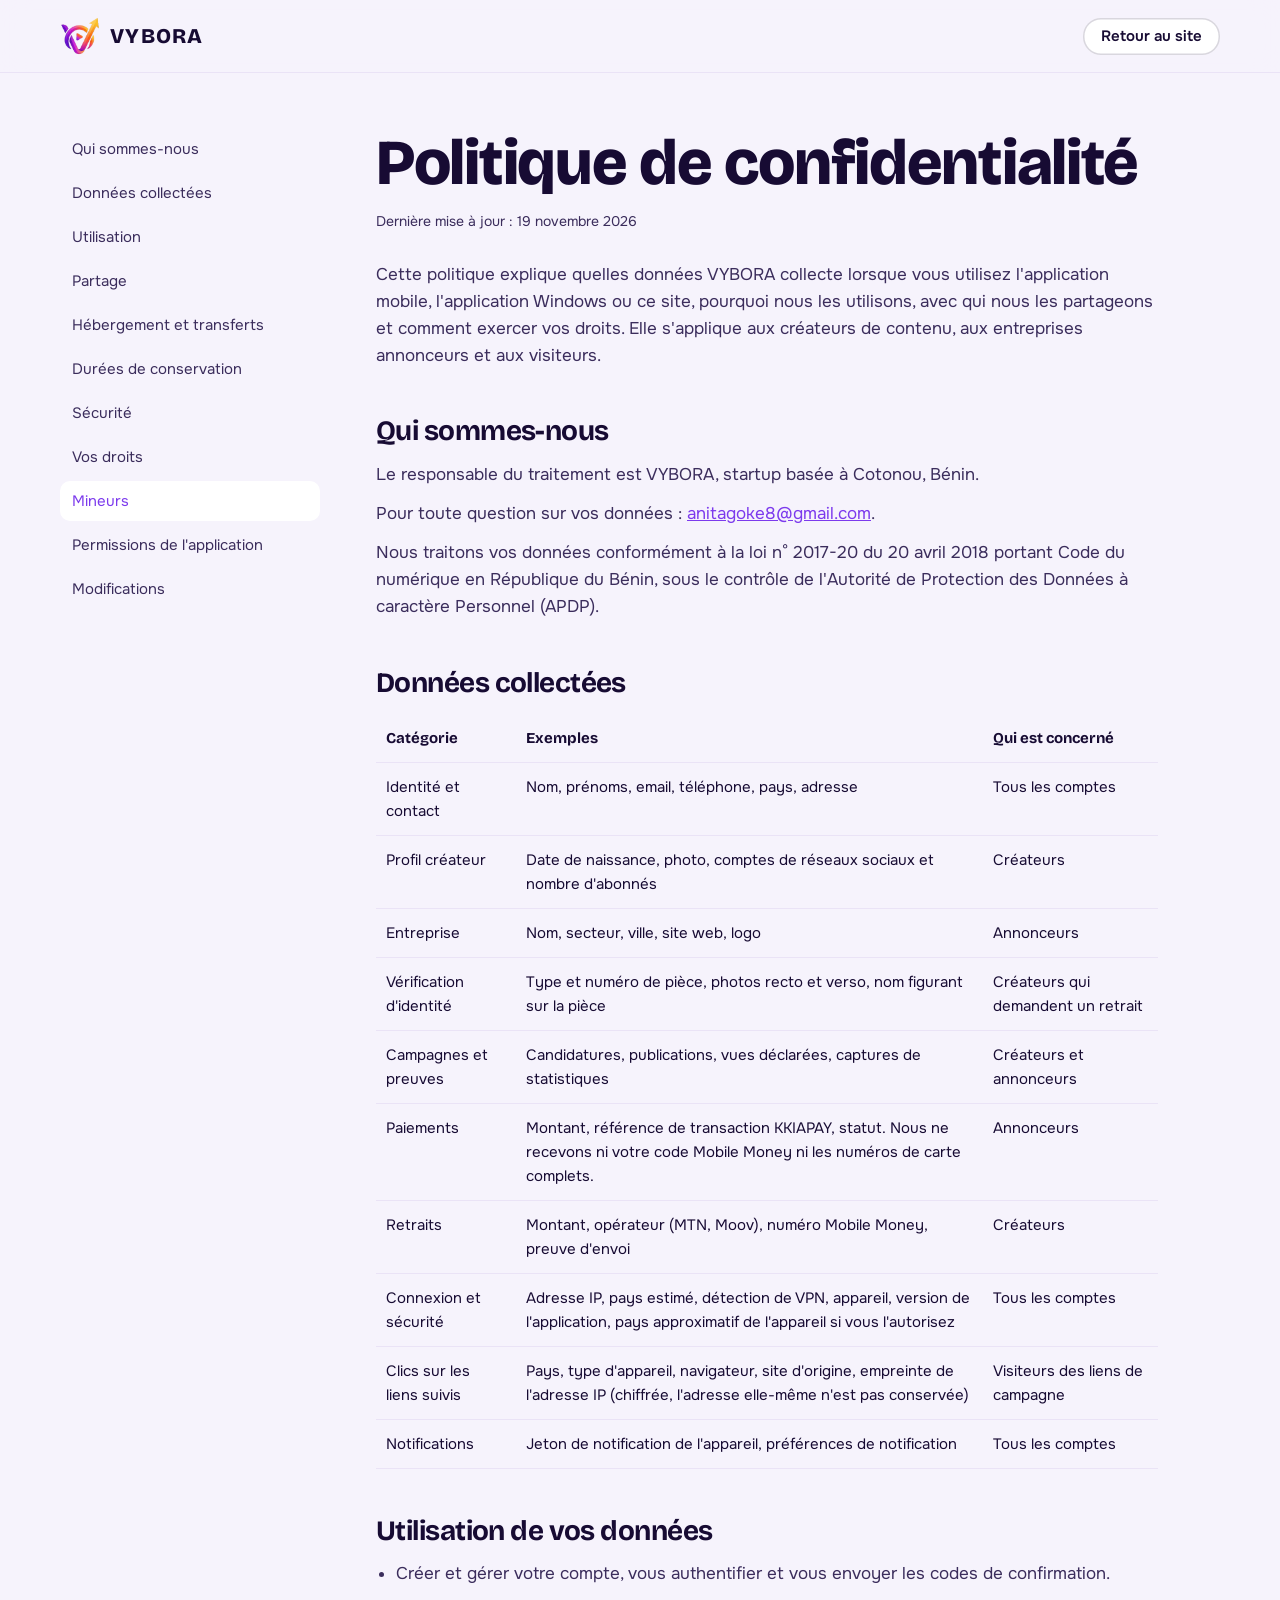
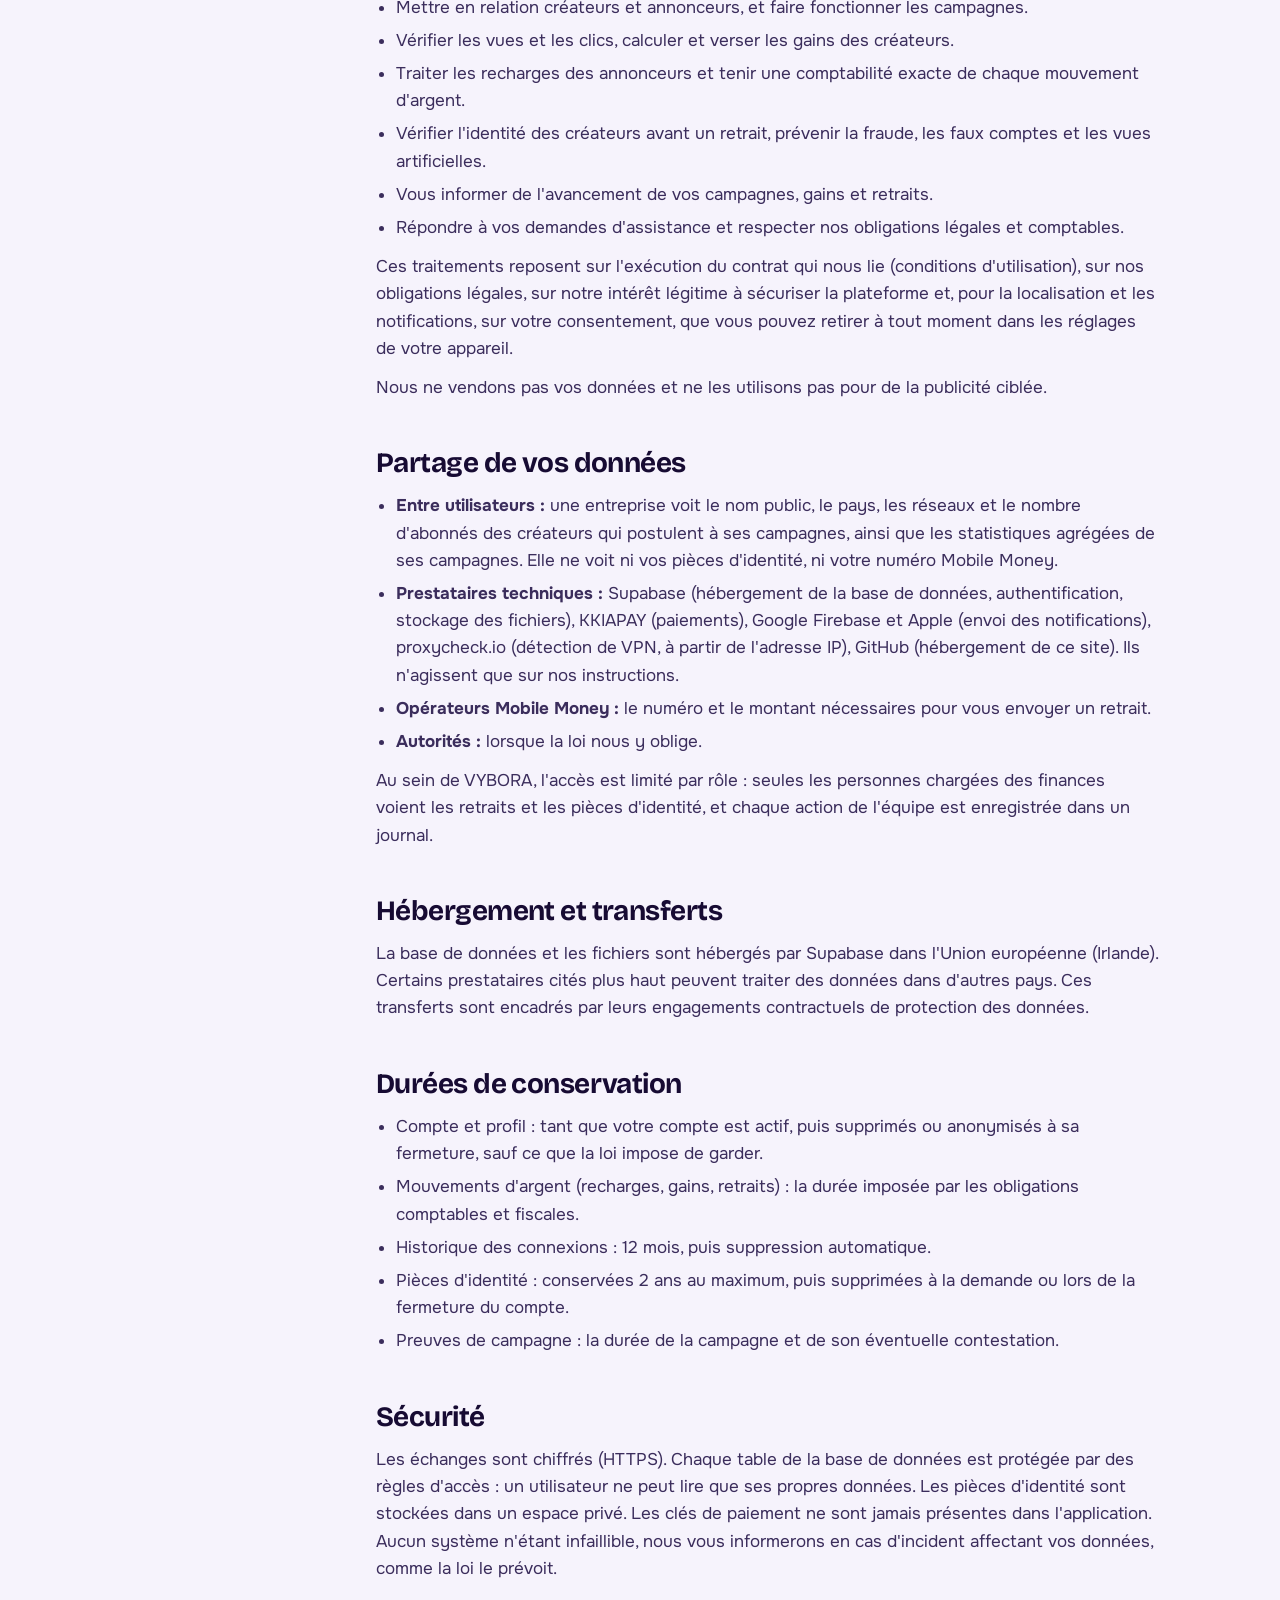
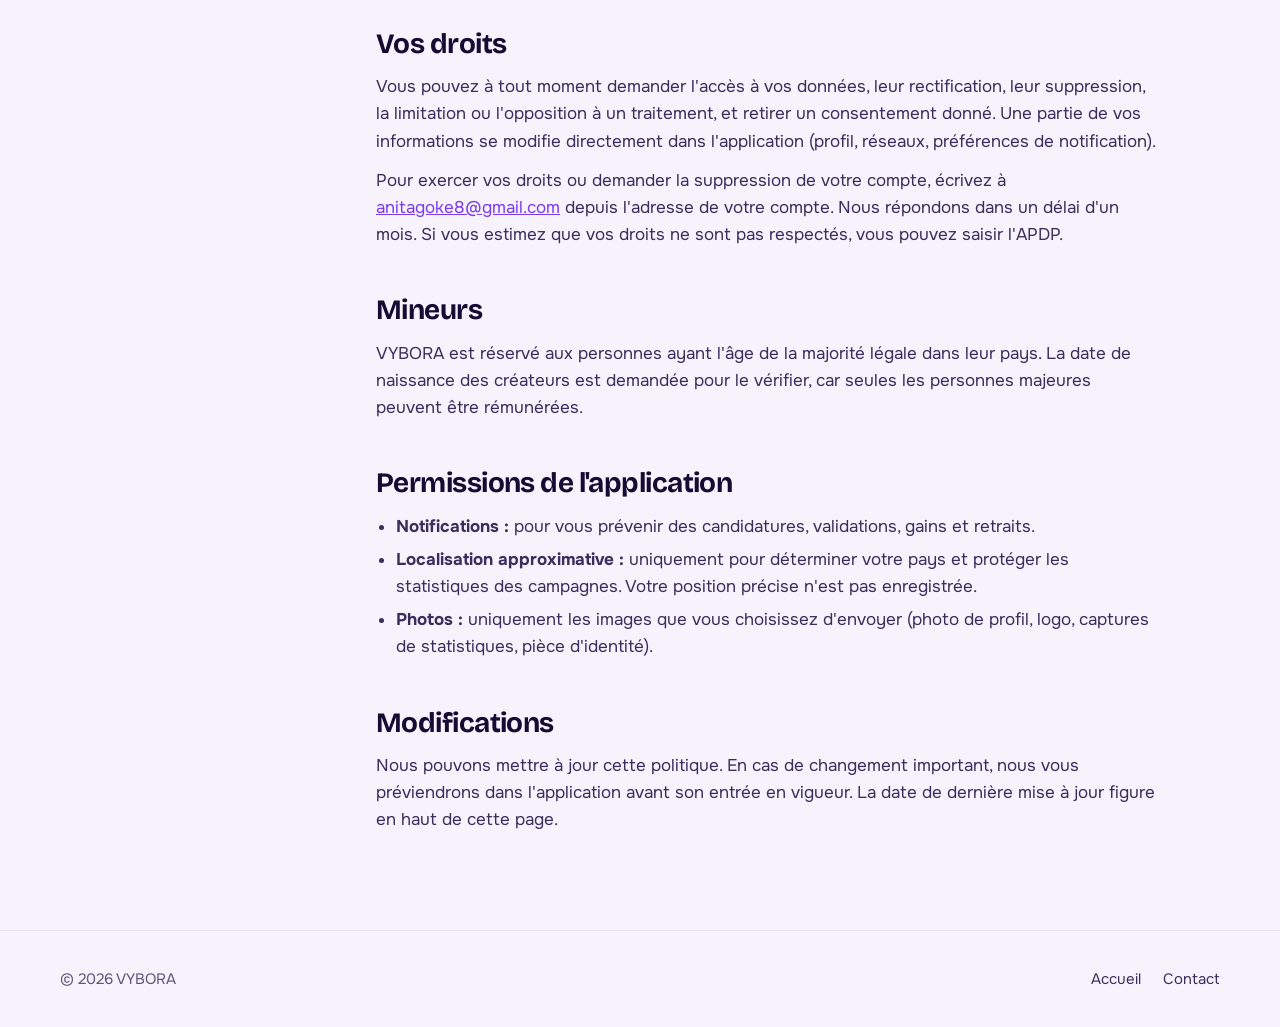
<file: confidentialite.html>
<!doctype html>
<html lang="fr">
<head>
<meta charset="utf-8">
<meta name="viewport" content="width=device-width, initial-scale=1">
<title>Politique de confidentialité · VYBORA</title>
<meta name="description" content="Comment VYBORA collecte, utilise et protège vos données personnelles.">
<link rel="icon" href="assets/icon.png">
<link rel="preconnect" href="https://fonts.googleapis.com">
<link rel="preconnect" href="https://fonts.gstatic.com" crossorigin>
<link href="https://fonts.googleapis.com/css2?family=Bricolage+Grotesque:opsz,wght@12..96,500..800&family=Onest:wght@400;500;600&display=swap" rel="stylesheet">
<link rel="stylesheet" href="assets/site.css">
</head>
<body>
<header class="top scrolled">
  <div class="wrap">
    <a class="brand" href="index.html"><img src="assets/logo.png" alt="">VYBORA</a>
    <a class="btn btn-ghost" href="index.html">Retour au site</a>
  </div>
</header>

<main class="legal">
  <div class="wrap">
    <aside aria-label="Sommaire">
      <a href="#responsable">Qui sommes-nous</a>
      <a href="#donnees">Données collectées</a>
      <a href="#finalites">Utilisation</a>
      <a href="#partage">Partage</a>
      <a href="#hebergement">Hébergement et transferts</a>
      <a href="#conservation">Durées de conservation</a>
      <a href="#securite">Sécurité</a>
      <a href="#droits">Vos droits</a>
      <a href="#mineurs">Mineurs</a>
      <a href="#permissions">Permissions de l'application</a>
      <a href="#modifications">Modifications</a>
    </aside>

    <article>
      <h1>Politique de confidentialité</h1>
      <p class="note" style="margin-top:14px">Dernière mise à jour : 19 novembre 2026</p>

      <p style="margin-top:28px">Cette politique explique quelles données VYBORA collecte lorsque vous utilisez l'application mobile, l'application Windows ou ce site, pourquoi nous les utilisons, avec qui nous les partageons et comment exercer vos droits. Elle s'applique aux créateurs de contenu, aux entreprises annonceurs et aux visiteurs.</p>

      <h2 id="responsable">Qui sommes-nous</h2>
      <p>Le responsable du traitement est VYBORA, startup basée à Cotonou, Bénin.</p>
      <p>Pour toute question sur vos données : <a href="mailto:anitagoke8@gmail.com">anitagoke8@gmail.com</a>.</p>
      <p>Nous traitons vos données conformément à la loi n° 2017-20 du 20 avril 2018 portant Code du numérique en République du Bénin, sous le contrôle de l'Autorité de Protection des Données à caractère Personnel (APDP).</p>

      <h2 id="donnees">Données collectées</h2>
      <table>
        <thead><tr><th>Catégorie</th><th>Exemples</th><th>Qui est concerné</th></tr></thead>
        <tbody>
          <tr><td>Identité et contact</td><td>Nom, prénoms, email, téléphone, pays, adresse</td><td>Tous les comptes</td></tr>
          <tr><td>Profil créateur</td><td>Date de naissance, photo, comptes de réseaux sociaux et nombre d'abonnés</td><td>Créateurs</td></tr>
          <tr><td>Entreprise</td><td>Nom, secteur, ville, site web, logo</td><td>Annonceurs</td></tr>
          <tr><td>Vérification d'identité</td><td>Type et numéro de pièce, photos recto et verso, nom figurant sur la pièce</td><td>Créateurs qui demandent un retrait</td></tr>
          <tr><td>Campagnes et preuves</td><td>Candidatures, publications, vues déclarées, captures de statistiques</td><td>Créateurs et annonceurs</td></tr>
          <tr><td>Paiements</td><td>Montant, référence de transaction KKIAPAY, statut. Nous ne recevons ni votre code Mobile Money ni les numéros de carte complets.</td><td>Annonceurs</td></tr>
          <tr><td>Retraits</td><td>Montant, opérateur (MTN, Moov), numéro Mobile Money, preuve d'envoi</td><td>Créateurs</td></tr>
          <tr><td>Connexion et sécurité</td><td>Adresse IP, pays estimé, détection de VPN, appareil, version de l'application, pays approximatif de l'appareil si vous l'autorisez</td><td>Tous les comptes</td></tr>
          <tr><td>Clics sur les liens suivis</td><td>Pays, type d'appareil, navigateur, site d'origine, empreinte de l'adresse IP (chiffrée, l'adresse elle-même n'est pas conservée)</td><td>Visiteurs des liens de campagne</td></tr>
          <tr><td>Notifications</td><td>Jeton de notification de l'appareil, préférences de notification</td><td>Tous les comptes</td></tr>
        </tbody>
      </table>

      <h2 id="finalites">Utilisation de vos données</h2>
      <ul>
        <li>Créer et gérer votre compte, vous authentifier et vous envoyer les codes de confirmation.</li>
        <li>Mettre en relation créateurs et annonceurs, et faire fonctionner les campagnes.</li>
        <li>Vérifier les vues et les clics, calculer et verser les gains des créateurs.</li>
        <li>Traiter les recharges des annonceurs et tenir une comptabilité exacte de chaque mouvement d'argent.</li>
        <li>Vérifier l'identité des créateurs avant un retrait, prévenir la fraude, les faux comptes et les vues artificielles.</li>
        <li>Vous informer de l'avancement de vos campagnes, gains et retraits.</li>
        <li>Répondre à vos demandes d'assistance et respecter nos obligations légales et comptables.</li>
      </ul>
      <p>Ces traitements reposent sur l'exécution du contrat qui nous lie (conditions d'utilisation), sur nos obligations légales, sur notre intérêt légitime à sécuriser la plateforme et, pour la localisation et les notifications, sur votre consentement, que vous pouvez retirer à tout moment dans les réglages de votre appareil.</p>
      <p>Nous ne vendons pas vos données et ne les utilisons pas pour de la publicité ciblée.</p>

      <h2 id="partage">Partage de vos données</h2>
      <ul>
        <li><b>Entre utilisateurs :</b> une entreprise voit le nom public, le pays, les réseaux et le nombre d'abonnés des créateurs qui postulent à ses campagnes, ainsi que les statistiques agrégées de ses campagnes. Elle ne voit ni vos pièces d'identité, ni votre numéro Mobile Money.</li>
        <li><b>Prestataires techniques :</b> Supabase (hébergement de la base de données, authentification, stockage des fichiers), KKIAPAY (paiements), Google Firebase et Apple (envoi des notifications), proxycheck.io (détection de VPN, à partir de l'adresse IP), GitHub (hébergement de ce site). Ils n'agissent que sur nos instructions.</li>
        <li><b>Opérateurs Mobile Money :</b> le numéro et le montant nécessaires pour vous envoyer un retrait.</li>
        <li><b>Autorités :</b> lorsque la loi nous y oblige.</li>
      </ul>
      <p>Au sein de VYBORA, l'accès est limité par rôle : seules les personnes chargées des finances voient les retraits et les pièces d'identité, et chaque action de l'équipe est enregistrée dans un journal.</p>

      <h2 id="hebergement">Hébergement et transferts</h2>
      <p>La base de données et les fichiers sont hébergés par Supabase dans l'Union européenne (Irlande). Certains prestataires cités plus haut peuvent traiter des données dans d'autres pays. Ces transferts sont encadrés par leurs engagements contractuels de protection des données.</p>

      <h2 id="conservation">Durées de conservation</h2>
      <ul>
        <li>Compte et profil : tant que votre compte est actif, puis supprimés ou anonymisés à sa fermeture, sauf ce que la loi impose de garder.</li>
        <li>Mouvements d'argent (recharges, gains, retraits) : la durée imposée par les obligations comptables et fiscales.</li>
        <li>Historique des connexions : 12 mois, puis suppression automatique.</li>
        <li>Pièces d'identité : conservées 2 ans au maximum, puis supprimées à la demande ou lors de la fermeture du compte.</li>
        <li>Preuves de campagne : la durée de la campagne et de son éventuelle contestation.</li>
      </ul>

      <h2 id="securite">Sécurité</h2>
      <p>Les échanges sont chiffrés (HTTPS). Chaque table de la base de données est protégée par des règles d'accès : un utilisateur ne peut lire que ses propres données. Les pièces d'identité sont stockées dans un espace privé. Les clés de paiement ne sont jamais présentes dans l'application. Aucun système n'étant infaillible, nous vous informerons en cas d'incident affectant vos données, comme la loi le prévoit.</p>

      <h2 id="droits">Vos droits</h2>
      <p>Vous pouvez à tout moment demander l'accès à vos données, leur rectification, leur suppression, la limitation ou l'opposition à un traitement, et retirer un consentement donné. Une partie de vos informations se modifie directement dans l'application (profil, réseaux, préférences de notification).</p>
      <p>Pour exercer vos droits ou demander la suppression de votre compte, écrivez à <a href="mailto:anitagoke8@gmail.com?subject=Mes%20donn%C3%A9es%20VYBORA">anitagoke8@gmail.com</a> depuis l'adresse de votre compte. Nous répondons dans un délai d'un mois. Si vous estimez que vos droits ne sont pas respectés, vous pouvez saisir l'APDP.</p>

      <h2 id="mineurs">Mineurs</h2>
      <p>VYBORA est réservé aux personnes ayant l'âge de la majorité légale dans leur pays. La date de naissance des créateurs est demandée pour le vérifier, car seules les personnes majeures peuvent être rémunérées.</p>

      <h2 id="permissions">Permissions de l'application</h2>
      <ul>
        <li><b>Notifications :</b> pour vous prévenir des candidatures, validations, gains et retraits.</li>
        <li><b>Localisation approximative :</b> uniquement pour déterminer votre pays et protéger les statistiques des campagnes. Votre position précise n'est pas enregistrée.</li>
        <li><b>Photos :</b> uniquement les images que vous choisissez d'envoyer (photo de profil, logo, captures de statistiques, pièce d'identité).</li>
      </ul>

      <h2 id="modifications">Modifications</h2>
      <p>Nous pouvons mettre à jour cette politique. En cas de changement important, nous vous préviendrons dans l'application avant son entrée en vigueur. La date de dernière mise à jour figure en haut de cette page.</p>
    </article>
  </div>
</main>

<footer>
  <div class="wrap">
    <span>© 2026 VYBORA</span>
    <span><a href="index.html">Accueil</a><a href="mailto:anitagoke8@gmail.com">Contact</a></span>
  </div>
</footer>
<script>
  // Highlight the section being read in the table of contents.
  const links = [...document.querySelectorAll(".legal aside a")];
  const io = new IntersectionObserver(es => es.forEach(e => {
    if (e.isIntersecting) links.forEach(a => a.classList.toggle("on", a.getAttribute("href") === "#" + e.target.id));
  }), { rootMargin: "-20% 0px -70% 0px" });
  document.querySelectorAll(".legal h2[id]").forEach(h => io.observe(h));
</script>
</body>
</html>
</file>
<file: assets/site.css>
/* VYBORA — site vitrine. Palette taken from the logo gradient. */
:root {
  --ink: #170B33;          /* encre aubergine (direction « Aurore », comme l'application) */
  --ink-2: #3B2D5C;        /* texte secondaire */
  --muted: #5E5378;        /* texte discret (≥ 4.5:1 sur --paper) */
  --paper: #F6F3FC;        /* fond lilas clair */
  --line: #EAE3F6;
  --violet: #7C3AED;
  --magenta: #C026D3;
  --sunset: #EA580C;
  --gold: #F59E0B;
  --mint: #059669;
  --grad: linear-gradient(110deg, #8B5CF6 0%, #C026D3 50%, #F97316 100%);
  --radius-lg: 28px;
  --radius-md: 16px;
  --display: "Bricolage Grotesque", "Segoe UI", system-ui, sans-serif;
  --body: "Onest", "Segoe UI", system-ui, sans-serif;
  --shadow: 0 24px 60px -24px rgba(74, 29, 150, .35);
}

* { box-sizing: border-box; }
html { scroll-behavior: smooth; }
html, body { overflow-x: clip; }
body { margin: 0; background: var(--paper); color: var(--ink); font: 400 17px/1.6 var(--body); -webkit-font-smoothing: antialiased; }
img { max-width: 100%; display: block; }
a { color: var(--violet); }
:focus-visible { outline: 3px solid var(--violet); outline-offset: 3px; border-radius: 8px; }
.wrap { width: min(1160px, 100% - 40px); margin-inline: auto; }
h1, h2, h3 { font-family: var(--display); line-height: 1.05; letter-spacing: -0.02em; margin: 0; }
h2 { font-size: clamp(34px, 4.6vw, 56px); font-weight: 700; }
h3 { font-size: 22px; font-weight: 650; letter-spacing: -0.01em; }
p { margin: 0; }
.lead { font-size: clamp(18px, 1.6vw, 21px); color: var(--ink-2); max-width: 34em; }
.section { padding-block: clamp(72px, 10vw, 128px); }
.section-head { display: grid; gap: 16px; max-width: 760px; margin-bottom: 48px; }
.note { font-size: 14px; color: var(--muted); }

/* ---------- Buttons ---------- */
.btn { --bg: var(--grad); --fg: #fff; position: relative; display: inline-flex; align-items: center; gap: 12px; padding: 14px 22px;
  border-radius: 18px; border: 0; background: var(--bg); color: var(--fg); font: 600 16px/1 var(--body); text-decoration: none;
  cursor: pointer; overflow: hidden; isolation: isolate; transition: transform .25s cubic-bezier(.3,1.6,.5,1), box-shadow .25s; }
.btn::before { content: ""; position: absolute; inset: 0; background: linear-gradient(110deg, #7C3AED, #A21CAF 50%, #EA580C); z-index: -1; opacity: 0; transition: opacity .3s; }
.btn { box-shadow: 0 14px 30px -16px rgba(192, 38, 211, .7); }
.btn:hover { transform: translateY(-2px); box-shadow: 0 18px 34px -12px rgba(192, 38, 211, .7); }
.btn:hover::before { opacity: 1; }
.btn:active { transform: scale(.97); }
.btn-ghost { --bg: #fff; --fg: var(--ink); box-shadow: inset 0 0 0 1.5px rgba(23, 11, 51, .16); }
.btn-on-ink { --bg: rgba(255,255,255,.08); --fg: #fff; box-shadow: inset 0 0 0 1.5px rgba(255,255,255,.28); }
.btn-on-ink:hover { --bg: rgba(255,255,255,.16); --fg: #fff; }
.btn.is-soon { opacity: .55; pointer-events: none; }
.btn-ghost::before { display: none; }
.btn-ghost:hover { --bg: var(--ink); --fg: #fff; }
.btn .play { width: 22px; height: 22px; flex: none; }
.btn small { display: block; font-size: 11px; font-weight: 500; opacity: .75; margin-bottom: 3px; }
.btn-store { padding: 12px 22px 12px 18px; text-align: left; }
.ripple { position: absolute; border-radius: 50%; background: rgba(255,255,255,.45); transform: scale(0); animation: ripple .6s ease-out; pointer-events: none; }
@keyframes ripple { to { transform: scale(4); opacity: 0; } }

/* ---------- Header ---------- */
.top { position: sticky; top: 0; z-index: 50; backdrop-filter: blur(14px); background: rgba(23, 11, 51, .82); border-bottom: 1px solid transparent; transition: background .3s, border-color .3s; }
.top .brand, .top nav a { color: #fff; }
.top.scrolled { background: rgba(246, 243, 252, .86); border-color: var(--line); }
.top.scrolled .brand { color: var(--ink); }
.top.scrolled nav a { color: var(--ink-2); }
.top .wrap { display: flex; align-items: center; justify-content: space-between; height: 72px; gap: 20px; }
.brand { display: flex; align-items: center; gap: 10px; color: var(--ink); text-decoration: none; font: 800 21px var(--display); letter-spacing: .06em; }
.brand img { width: 40px; height: 40px; }
.top nav { display: flex; gap: 28px; }
.top nav a { color: var(--ink-2); text-decoration: none; font-weight: 500; font-size: 15px; position: relative; }
.top nav a::after { content: ""; position: absolute; left: 0; right: 0; bottom: -6px; height: 2px; background: var(--grad); transform: scaleX(0); transition: transform .25s; transform-origin: left; }
.top nav a:hover::after { transform: scaleX(1); }
.top .btn { padding: 11px 18px; font-size: 15px; }
@media (max-width: 860px) { .top nav { display: none; } }

/* ---------- Hero ---------- */
.hero { padding-block: clamp(40px, 7vw, 96px) clamp(48px, 7vw, 96px); overflow: hidden; background: var(--ink); color: #fff; position: relative; isolation: isolate; }
.hero::before, .hero::after { content: ""; position: absolute; border-radius: 50%; z-index: -1; pointer-events: none; }
.hero::before { width: 760px; height: 760px; right: -220px; top: -360px; background: radial-gradient(circle, rgba(192,38,211,.55), rgba(192,38,211,0) 65%); }
.hero::after { width: 640px; height: 640px; left: -260px; bottom: -380px; background: radial-gradient(circle, rgba(249,115,22,.40), rgba(249,115,22,0) 65%); }
.hero .lead { color: #D9CFEE; }
.hero .facts { color: #CFC4EA; }
.hero .facts b { color: #fff; }
.hero h1 { color: #fff; }
.orbit-stage .ring { border-color: rgba(255,255,255,.18); }
.hero .wrap { display: grid; grid-template-columns: 1.05fr .95fr; gap: 40px; align-items: center; }
.hero h1 { font-size: clamp(48px, 7.4vw, 104px); font-weight: 800; letter-spacing: -0.04em; line-height: .94; }
.hero h1 span { display: block; }
.hero h1 .earn { padding-bottom: .1em; background: linear-gradient(100deg, #E9D5FF, #F0ABFC 35%, #FDBA74 75%, #FDE68A); -webkit-background-clip: text; background-clip: text; color: transparent; }
.hero .lead { margin-top: 24px; }
.hero .ctas { display: flex; flex-wrap: wrap; gap: 14px; margin-top: 36px; }
.hero .facts { display: flex; flex-wrap: wrap; gap: 10px 26px; margin-top: 36px; color: var(--ink-2); font-size: 15px; }
.hero .facts b { color: var(--ink); }
@media (max-width: 900px) { .hero .wrap { grid-template-columns: 1fr; } .orbit-stage { margin-inline: auto; } }

/* Orbit: the same gesture as the app's splash screen */
.orbit-stage { position: relative; width: min(520px, 92vw); aspect-ratio: 1; }
.orbit-stage .halo { position: absolute; inset: 22%; border-radius: 50%; background: radial-gradient(circle, rgba(192,38,211,.22), rgba(249,115,22,.10) 55%, transparent 70%); filter: blur(6px); }
.orbit-stage .ring { position: absolute; inset: 12%; border-radius: 50%; border: 1.5px dashed rgba(124,58,237,.25); }
.orbit-stage .logo { position: absolute; inset: 31%; animation: logoIn 1s cubic-bezier(.3,1.5,.5,1) both, breathe 2.6s 1s ease-in-out infinite alternate; }
.orbit-stage .logo img { width: 100%; filter: drop-shadow(0 18px 30px rgba(192,38,211,.35)); }
.orbit { position: absolute; inset: 0; animation: spin 28s linear infinite; }
.orb { position: absolute; left: 50%; top: 50%; width: 15%; aspect-ratio: 1; margin: -7.5% 0 0 -7.5%;
  --a: 0deg; transform: rotate(var(--a)) translateX(var(--r, 253%)) rotate(calc(-1 * var(--a)));
  animation: gather 1.6s cubic-bezier(.2,.8,.2,1) both; animation-delay: var(--d); }
.orb img { width: 100%; border-radius: 50%; box-shadow: 0 10px 24px -8px rgba(26,11,51,.45); animation: counter 28s linear infinite; transition: transform .25s; }
.orb:hover img { transform: scale(1.18); }
@keyframes gather { from { transform: rotate(calc(var(--a) - 140deg)) translateX(560%) rotate(calc(-1 * var(--a) + 140deg)); opacity: 0; } 35% { opacity: 1; } }
@keyframes spin { to { transform: rotate(360deg); } }
@keyframes counter { to { transform: rotate(-360deg); } }
@keyframes logoIn { from { transform: scale(.2); opacity: 0; } }
@keyframes breathe { to { transform: scale(1.05); } }

/* ---------- Marquee of networks ---------- */
.band { border-block: 1px solid var(--line); background: #fff; overflow: hidden; }
.band .track { display: flex; gap: 56px; padding-block: 22px; width: max-content; animation: marquee 32s linear infinite; }
.band span { display: inline-flex; align-items: center; gap: 12px; font: 600 18px var(--display); color: var(--ink-2); white-space: nowrap; }
.band img { width: 30px; height: 30px; border-radius: 50%; }
@keyframes marquee { to { transform: translateX(-50%); } }

/* ---------- Audience switch ---------- */
.switch { display: inline-flex; padding: 6px; border-radius: 999px; background: #fff; box-shadow: inset 0 0 0 1px var(--line); position: relative; }
.switch button { position: relative; z-index: 1; border: 0; background: none; padding: 12px 22px; font: 600 15px var(--body); color: var(--ink-2); cursor: pointer; border-radius: 999px; transition: color .3s; }
.switch button[aria-selected="true"] { color: #fff; }
.switch .pill { position: absolute; top: 6px; bottom: 6px; left: 6px; border-radius: 999px; background: var(--ink); transition: transform .45s cubic-bezier(.3,1.3,.5,1), width .45s; }
.steps { list-style: none; padding: 0; margin: 44px 0 0; display: grid; grid-template-columns: repeat(4, 1fr); gap: 0; counter-reset: step; }
.steps li { counter-increment: step; padding: 28px 26px 30px 0; border-top: 2px solid var(--ink); margin-right: 26px; }
.steps li::before { content: counter(step); display: block; font: 800 44px/1 var(--display); background: var(--grad); -webkit-background-clip: text; background-clip: text; color: transparent; margin-bottom: 18px; }
.steps p { color: var(--ink-2); margin-top: 8px; font-size: 16px; }
.panel[hidden] { display: none; }
.panel.show .steps li { animation: rise .5s both; }
.panel.show .steps li:nth-child(2) { animation-delay: .06s; } .panel.show .steps li:nth-child(3) { animation-delay: .12s; } .panel.show .steps li:nth-child(4) { animation-delay: .18s; }
@keyframes rise { from { opacity: 0; transform: translateY(14px); } }
@media (max-width: 900px) { .steps { grid-template-columns: 1fr 1fr; } }
@media (max-width: 560px) { .steps { grid-template-columns: 1fr; } }

/* ---------- Simulator (the memorable piece) ---------- */
.sim { background: var(--ink); color: #fff; border-radius: 40px; padding: clamp(32px, 6vw, 72px); display: grid; grid-template-columns: 1fr 1fr; gap: 48px; position: relative; overflow: hidden; }
.sim::after { content: ""; position: absolute; width: 620px; height: 620px; right: -220px; top: -260px; border-radius: 50%; background: var(--grad); opacity: .35; filter: blur(90px); pointer-events: none; }
.sim h2 { color: #fff; }
.sim .lead { color: #D9CFEE; margin-top: 18px; }
.sim .tabs { margin-top: 30px; }
.sim .switch { background: rgba(255,255,255,.08); box-shadow: none; }
.sim .switch button { color: #D9CFEE; }
.sim .switch button[aria-selected="true"] { color: var(--ink); }
.sim .switch .pill { background: #fff; }
.calc { position: relative; z-index: 1; background: rgba(255,255,255,.06); border: 1px solid rgba(255,255,255,.12); border-radius: var(--radius-lg); padding: 32px; align-self: center; }
.calc label { display: block; font-size: 15px; color: #D9CFEE; }
.calc output.input { display: block; font: 700 30px var(--display); margin: 6px 0 16px; }
.calc input[type=range] { width: 100%; accent-color: #F97316; height: 32px; cursor: pointer; }
.calc .result { margin-top: 26px; padding-top: 22px; border-top: 1px solid rgba(255,255,255,.14); }
.calc .big { font: 800 clamp(40px, 5vw, 64px)/1 var(--display); white-space: nowrap; letter-spacing: -0.03em; background: linear-gradient(100deg, #F5D0FE, #FDBA74 60%, #FDE68A); -webkit-background-clip: text; background-clip: text; color: transparent; display: block; margin-top: 8px; font-variant-numeric: tabular-nums; }
.calc .detail { color: #D9CFEE; font-size: 15px; margin-top: 14px; }
.calc .detail b { color: #fff; }
.presets { display: flex; flex-wrap: wrap; gap: 8px; }
.presets button { border: 1px solid rgba(255,255,255,.25); background: none; color: #fff; border-radius: 999px; padding: 7px 14px; font: 500 14px var(--body); cursor: pointer; transition: background .2s, transform .2s; }
.presets button:hover { background: rgba(255,255,255,.12); transform: translateY(-1px); }
@media (max-width: 900px) { .sim { grid-template-columns: 1fr; } }

/* ---------- App previews ---------- */
.gallery { display: grid; grid-template-columns: 320px 1fr; gap: 56px; align-items: center; }
.picker { display: grid; gap: 6px; }
.picker button { text-align: left; border: 0; background: none; padding: 16px 18px; border-radius: var(--radius-md); cursor: pointer; font: 500 16px var(--body); color: var(--ink-2); display: grid; gap: 2px; transition: background .2s; }
.picker button b { font: 650 19px var(--display); color: var(--ink); }
.picker button[aria-selected="true"] { background: #fff; box-shadow: var(--shadow); }
.phones { position: relative; height: 640px; overflow: hidden; display: grid; place-items: center; }
.phone { width: 300px; height: 620px; border-radius: 46px; background: #110723; padding: 12px; box-shadow: 0 40px 80px -30px rgba(26,11,51,.55); position: absolute; transition: transform .6s cubic-bezier(.3,1.2,.4,1), opacity .4s; }
.phone .screen { font-family: var(--body); width: 100%; height: 100%; border-radius: 36px; background: #F6F3FC; overflow: hidden; padding: 44px 16px 16px; font-size: 13px; color: #0E1430; position: relative; }
.phone .screen::before { content: ""; position: absolute; top: 12px; left: 50%; width: 90px; height: 24px; margin-left: -45px; background: #110723; border-radius: 999px; }
.phone[data-pos="0"] { transform: none; z-index: 3; }
.phone[data-pos="1"] { transform: translateX(150px) rotate(6deg) scale(.86); opacity: .55; z-index: 2; }
.phone[data-pos="-1"] { transform: translateX(-150px) rotate(-6deg) scale(.86); opacity: .55; z-index: 2; }
.phone[data-pos="2"], .phone[data-pos="-2"] { transform: scale(.7); opacity: 0; z-index: 1; }
.demo-tag { position: absolute; bottom: -6px; left: 50%; transform: translateX(-50%); font-size: 13px; color: var(--muted); white-space: nowrap; }
@media (max-width: 900px) { .gallery { grid-template-columns: 1fr; } .picker { grid-template-columns: 1fr 1fr; } .phone[data-pos="1"], .phone[data-pos="-1"] { opacity: 0; } }

/* App UI inside the phones (mirrors the real app, light theme) */
.s-title { font: 700 18px var(--display); margin-bottom: 12px; }
.s-card { background: #fff; border-radius: 16px; padding: 14px; border: 1px solid #E3E6F2; margin-bottom: 10px; }
.s-grad { background: radial-gradient(circle at 100% 0, rgba(192,38,211,.75), rgba(192,38,211,0) 60%), radial-gradient(circle at 0 120%, rgba(249,115,22,.6), rgba(249,115,22,0) 55%), #170B33; color: #fff; border: 0; }
.s-grad .s-num { color: #fff; }
.s-num { font: 800 26px var(--display); letter-spacing: -0.02em; color: #0E1430; }
.s-muted { color: #4A5275; font-size: 12px; }
.s-row { display: flex; justify-content: space-between; align-items: center; gap: 8px; }
.s-chip { display: inline-block; padding: 3px 9px; border-radius: 999px; font-size: 11px; font-weight: 600; background: #EDE6FA; color: #7C3AED; }
.s-chip.ok { background: #DCFCE7; color: #047857; }
.s-chip.wait { background: #FEF3C7; color: #B45309; }
.s-bar { height: 8px; border-radius: 99px; background: #EEE9FD; overflow: hidden; margin-top: 8px; }
.s-bar i { display: block; height: 100%; background: linear-gradient(90deg, #7C3AED, #C026D3, #F97316); border-radius: 99px; }
.s-btn { display: block; text-align: center; padding: 12px; border-radius: 14px; color: #fff; font-weight: 600; background: linear-gradient(110deg, #8B5CF6, #C026D3 50%, #F97316); margin-top: 10px; }
.s-nets { display: flex; gap: 4px; } .s-nets img { width: 18px; height: 18px; border-radius: 50%; }
.s-chart { display: flex; align-items: flex-end; gap: 6px; height: 90px; margin-top: 10px; }
.s-chart i { flex: 1; border-radius: 6px 6px 2px 2px; background: linear-gradient(180deg, #C026D3, #5B3FE0); }
.s-nav { position: absolute; left: 12px; right: 12px; bottom: 12px; height: 50px; border-radius: 18px; background: #170B33; border: 0; display: flex; justify-content: space-around; align-items: center; }
.s-nav i { width: 20px; height: 20px; border-radius: 6px; border: 2px solid #9D92B8; opacity: .8; }
.s-nav i.on { border-color: #fff; opacity: 1; background: rgba(255,255,255,.14); box-shadow: 0 6px 0 -4px #F97316; }

/* ---------- Withdrawal timeline ---------- */
.payout { display: grid; grid-template-columns: 1.1fr .9fr; gap: 56px; align-items: center; }
.timeline { list-style: none; padding: 0; margin: 0; position: relative; }
.timeline::before { content: ""; position: absolute; left: 19px; top: 8px; bottom: 8px; width: 2px; background: var(--line); }
.timeline li { position: relative; padding: 0 0 30px 64px; }
.timeline li::before { content: attr(data-n); position: absolute; left: 0; top: -4px; width: 40px; height: 40px; border-radius: 50%; display: grid; place-items: center; font: 700 16px var(--display); background: #fff; box-shadow: inset 0 0 0 2px var(--line); color: var(--ink); transition: background .4s, color .4s, box-shadow .4s; }
.timeline li.done::before { background: var(--ink); color: #fff; box-shadow: none; }
.timeline p { color: var(--ink-2); font-size: 16px; margin-top: 4px; }
.notif { background: #fff; border-radius: 24px; padding: 20px; box-shadow: var(--shadow); display: grid; grid-template-columns: 48px 1fr; gap: 14px; align-items: start; transform-origin: top center; }
.notif img { width: 48px; height: 48px; border-radius: 12px; }
.notif b { display: block; font: 650 17px var(--display); }
.notif p { color: var(--ink-2); font-size: 15px; margin-top: 2px; }
.notif .when { color: var(--muted); font-size: 13px; margin-top: 8px; }
.notif.pop { animation: pop .6s cubic-bezier(.3,1.6,.5,1); }
@keyframes pop { from { transform: translateY(-14px) scale(.94); opacity: 0; } }
@media (max-width: 900px) { .payout { grid-template-columns: 1fr; } }

/* ---------- Reviews (real ones only) ---------- */
.reviews { display: grid; grid-template-columns: 1fr 1fr; gap: 48px; align-items: center; background: #fff; border-radius: 40px; padding: clamp(32px, 6vw, 64px); box-shadow: inset 0 0 0 1px var(--line); }
.empty-quotes { display: grid; gap: 14px; }
.empty-quotes div { height: 92px; border-radius: 20px; border: 2px dashed var(--line); display: grid; place-items: center; color: var(--muted); font-size: 15px; padding: 0 20px; text-align: center; }
@media (max-width: 900px) { .reviews { grid-template-columns: 1fr; } }

/* ---------- Download ---------- */
.download { display: grid; grid-template-columns: .9fr 1.1fr; gap: 56px; align-items: start; }
.dl-card { position: sticky; top: 96px; background: var(--ink); color: #fff; border-radius: 32px; padding: 32px; display: grid; gap: 18px; overflow: hidden; isolation: isolate; box-shadow: 0 40px 70px -40px rgba(91,33,182,.8); }
.dl-card::before { content: ""; position: absolute; z-index: -1; width: 420px; height: 420px; right: -160px; top: -200px; border-radius: 50%; background: radial-gradient(circle, rgba(192,38,211,.6), rgba(192,38,211,0) 65%); }
.dl-card::after { content: ""; position: absolute; z-index: -1; width: 360px; height: 360px; left: -150px; bottom: -220px; border-radius: 50%; background: radial-gradient(circle, rgba(249,115,22,.45), rgba(249,115,22,0) 65%); }
.dl-icon { width: 84px; height: 84px; border-radius: 22px; box-shadow: 0 16px 30px -12px rgba(0,0,0,.5); }
.dl-card h2 { color: #fff; font-size: clamp(30px, 3.4vw, 40px); }
.dl-facts { display: flex; flex-wrap: wrap; gap: 6px 14px; color: #CFC4EA; font-size: 15px; margin-top: 8px; }
.dl-facts span:empty { display: none; }
.dl-card .btn { justify-self: start; }
.dl-soon { color: #FDBA74; font-size: 15px; }
.dl-note { color: #CFC4EA; font-size: 14px; }
.install li::before { background: var(--grad); color: #fff; box-shadow: none; }
@media (max-width: 900px) { .download { grid-template-columns: 1fr; } .dl-card { position: static; } }

/* ---------- FAQ ---------- */
.faq { max-width: 820px; }
.faq details { border-bottom: 1px solid var(--line); }
.faq summary { list-style: none; cursor: pointer; padding: 24px 48px 24px 0; font: 600 20px var(--display); position: relative; }
.faq summary::-webkit-details-marker { display: none; }
.faq summary::after { content: ""; position: absolute; right: 8px; top: 50%; width: 14px; height: 14px; margin-top: -10px; border-right: 2.5px solid var(--ink); border-bottom: 2.5px solid var(--ink); transform: rotate(45deg); transition: transform .3s; }
.faq details[open] summary::after { transform: rotate(-135deg); margin-top: -2px; }
.faq details p { padding: 0 0 24px; color: var(--ink-2); max-width: 40em; }
.faq details[open] p { animation: rise .35s both; }

/* ---------- Final CTA & footer ---------- */
.reviews { border-radius: 32px; }
.final { text-align: center; display: grid; justify-items: center; gap: 22px; }
.final img { width: 96px; animation: breathe 2.6s ease-in-out infinite alternate; }
.final h2 { max-width: 14em; }
footer { border-top: 1px solid var(--line); padding-block: 36px; color: var(--muted); font-size: 15px; }
footer .wrap { display: flex; flex-wrap: wrap; justify-content: space-between; gap: 16px; }
footer a { color: var(--ink-2); text-decoration: none; margin-left: 22px; }
footer a:hover { color: var(--violet); }

/* Scroll reveal: one gesture, used for the timeline and the gallery only */
.reveal { opacity: 0; transform: translateY(24px); transition: opacity .7s, transform .7s cubic-bezier(.2,.8,.2,1); }
.reveal.in { opacity: 1; transform: none; }

/* ---------- Legal page ---------- */
.legal { padding-block: 56px 96px; }
.legal .wrap { display: grid; grid-template-columns: 260px 1fr; gap: 56px; }
.legal aside { position: sticky; top: 96px; align-self: start; display: grid; gap: 4px; }
.legal aside a { color: var(--ink-2); text-decoration: none; padding: 8px 12px; border-radius: 10px; font-size: 15px; }
.legal aside a:hover, .legal aside a.on { background: #fff; color: var(--violet); }
.legal article { max-width: 46em; }
.legal h1 { font-size: clamp(40px, 5vw, 64px); font-weight: 800; }
.legal h2 { font-size: 28px; margin: 48px 0 14px; scroll-margin-top: 96px; }
.legal p, .legal li { color: var(--ink-2); }
.legal p + p { margin-top: 12px; }
.legal ul { padding-left: 20px; margin: 12px 0; }
.legal li { margin-bottom: 6px; }
.legal table { width: 100%; border-collapse: collapse; margin: 16px 0; font-size: 15px; }
.legal th, .legal td { text-align: left; padding: 12px 10px; border-bottom: 1px solid var(--line); vertical-align: top; }
.legal th { font-family: var(--display); color: var(--ink); }
.todo { background: #FEF3C7; color: #92400E; padding: 1px 6px; border-radius: 6px; font-size: .92em; }
@media (max-width: 900px) { .legal .wrap { grid-template-columns: 1fr; } .legal aside { position: static; } }

@media (prefers-reduced-motion: reduce) {
  *, *::before, *::after { animation-duration: .01ms !important; animation-iteration-count: 1 !important; transition-duration: .01ms !important; scroll-behavior: auto !important; }
  .reveal { opacity: 1; transform: none; }
}

/* ---------- « Aurore » overrides (header and hero on ink) ---------- */
.top:not(.scrolled) nav a { color: #D9CFEE; }
.top:not(.scrolled) nav a:hover { color: #fff; }
.hero .facts { color: #CFC4EA; }
.hero .facts b { color: #fff; }
.dl-proof { color: #CFC4EA; font-size: 14px; }
.dl-proof summary { cursor: pointer; color: #fff; font-weight: 600; }
.dl-proof code { display: block; margin-top: 8px; padding: 10px 12px; border-radius: 12px; background: rgba(255,255,255,.08); color: #fff; font-size: 12px; line-height: 1.6; word-break: break-all; }
</file>
